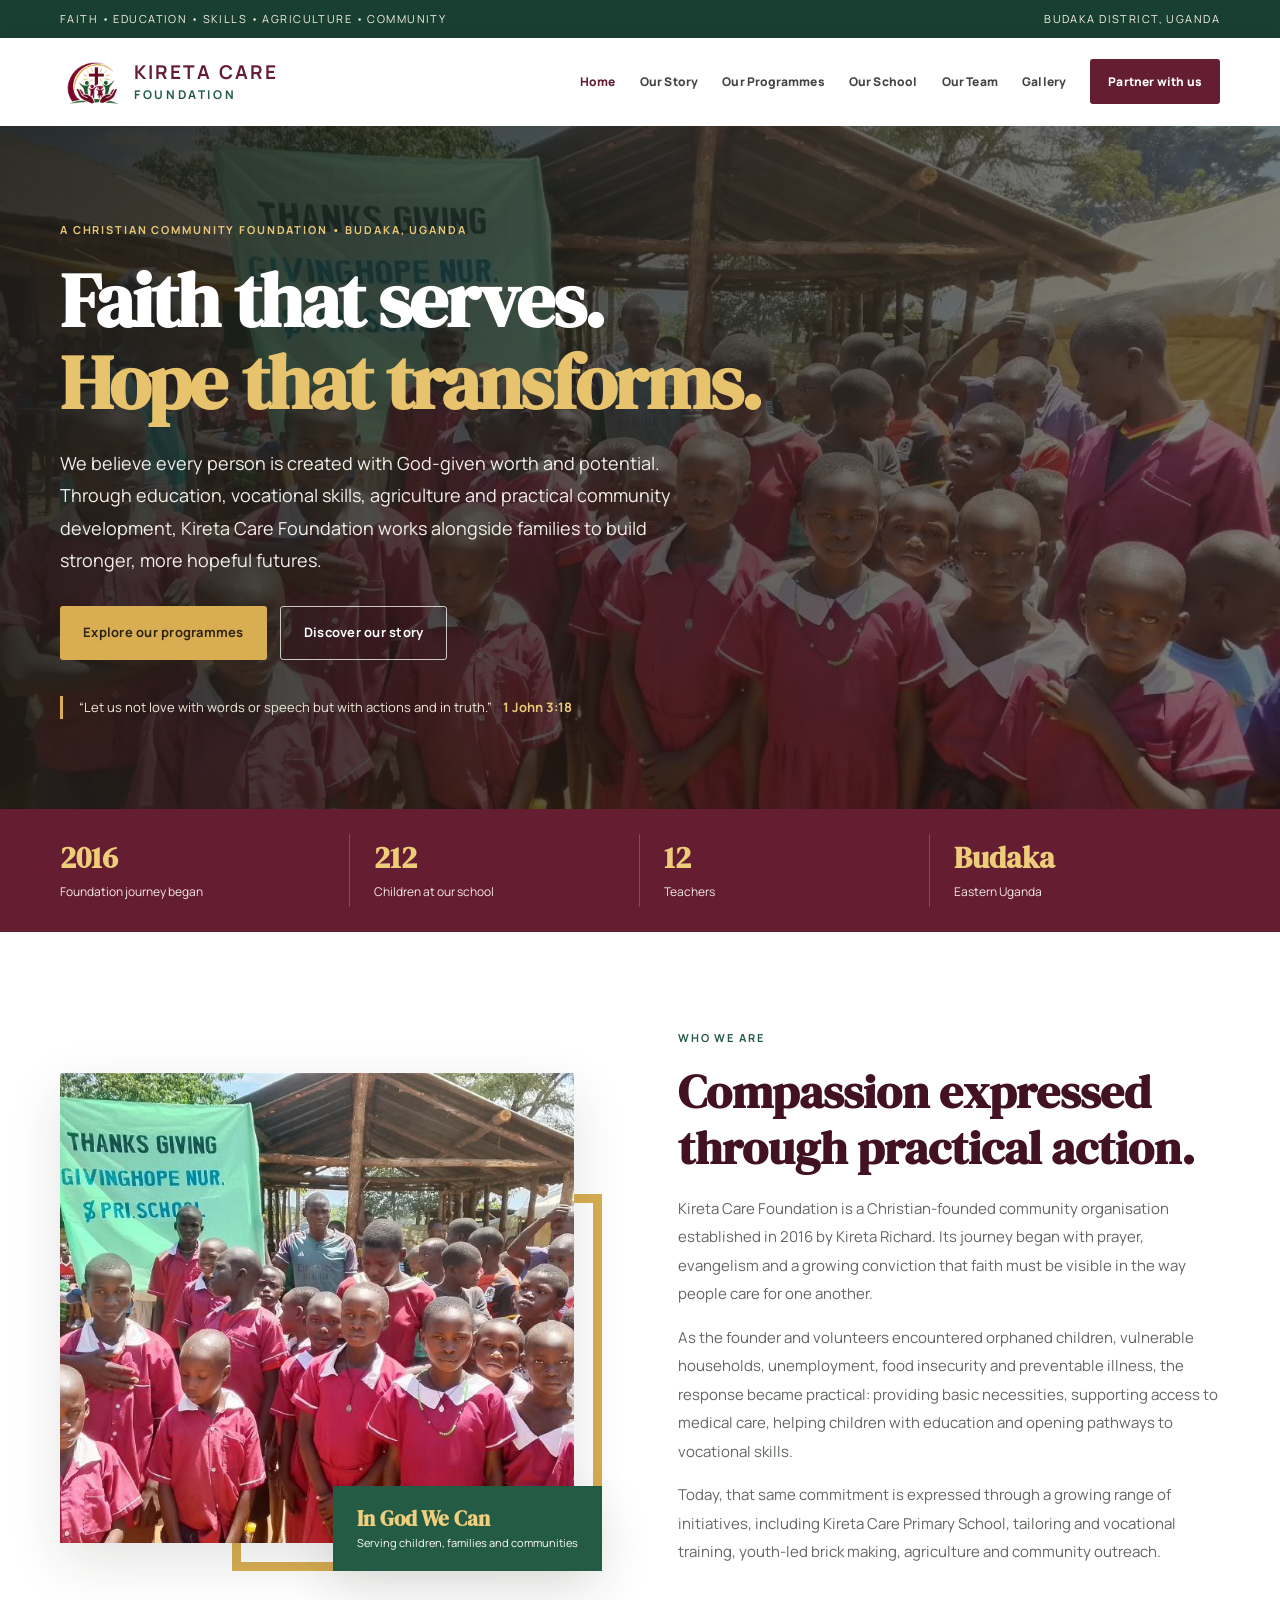
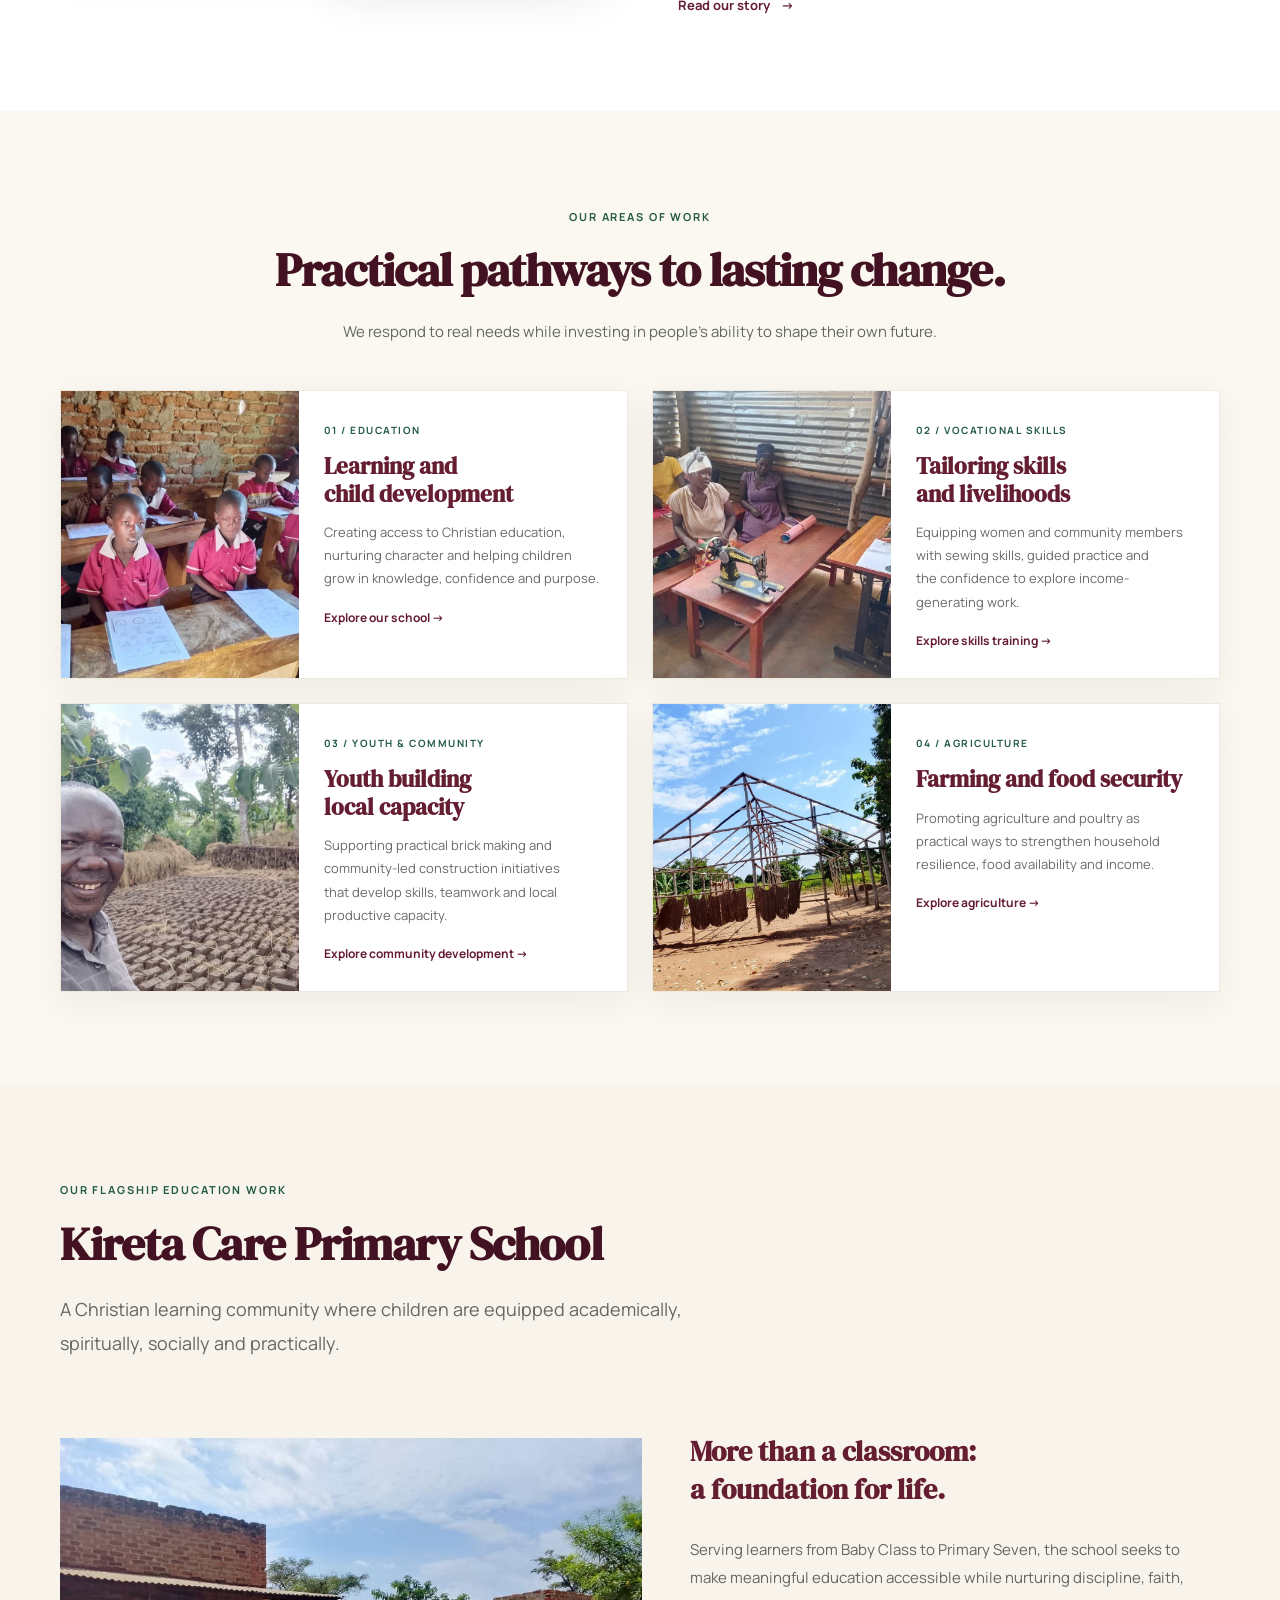
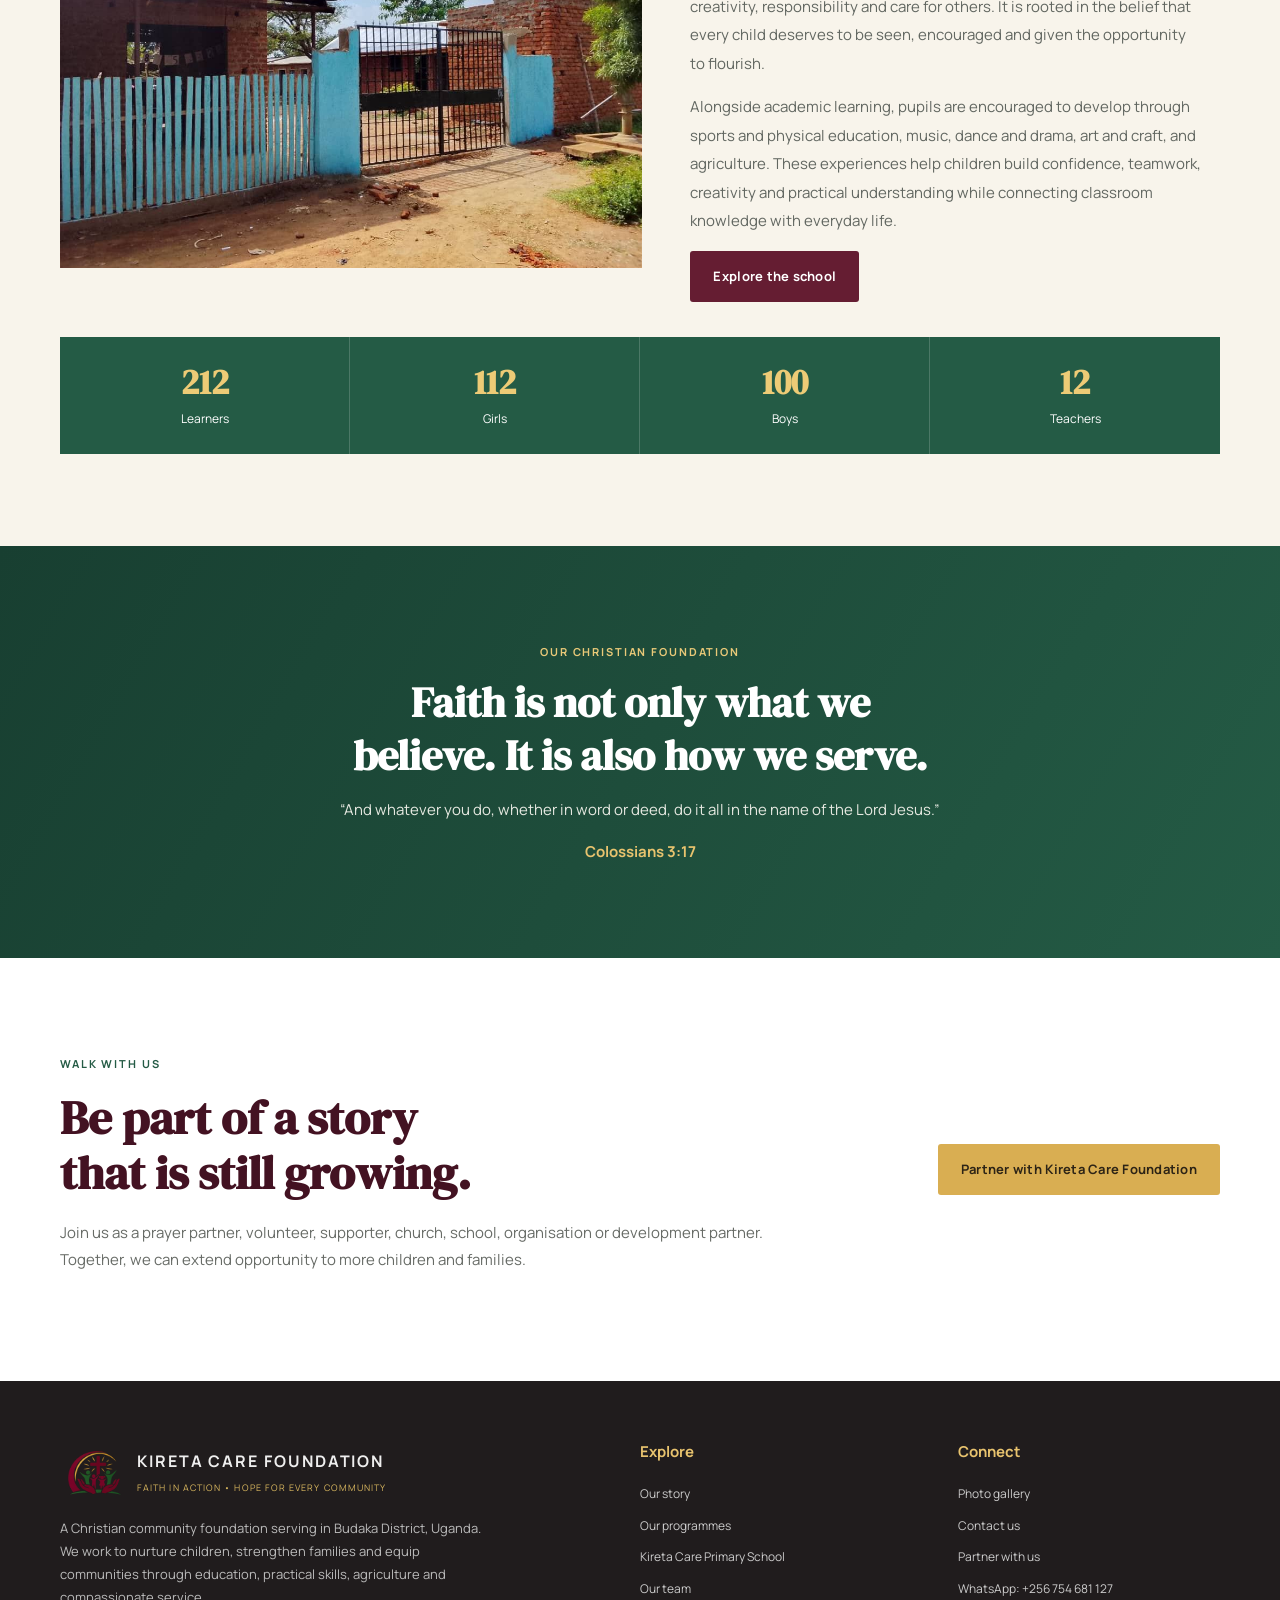
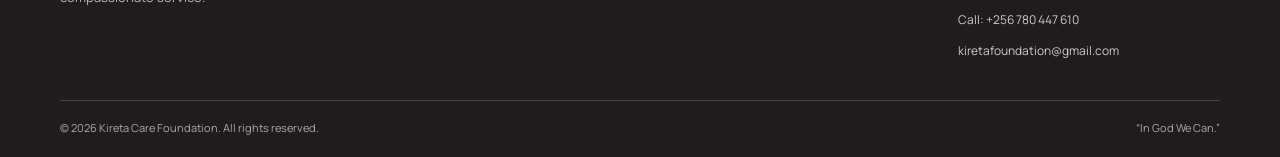
<file: index.html>
<!doctype html>
<html lang="en"><head><meta charset="utf-8"><meta name="viewport" content="width=device-width, initial-scale=1">
<meta name="description" content="Kireta Care Foundation — faith in action through education, vocational skills, agriculture and community development in Budaka, Uganda.">
<title>Home | Kireta Care Foundation</title>
<link rel="preconnect" href="https://fonts.googleapis.com"><link rel="preconnect" href="https://fonts.gstatic.com" crossorigin>
<link href="https://fonts.googleapis.com/css2?family=Manrope:wght@400;500;600;700;800&family=DM+Serif+Display&display=swap" rel="stylesheet">
<link rel="stylesheet" href="styles.css"></head><body>
<div class="topline"><div class="container topline-inner"><span>FAITH • EDUCATION • SKILLS • AGRICULTURE • COMMUNITY</span><span>Budaka District, Uganda</span></div></div>
<header><div class="container nav-wrap">
<a class="brand" href="index.html"><img src="assets/foundation-mark.png" alt="Kireta Care Foundation emblem"><span class="brand-copy"><strong>KIRETA CARE</strong><small>FOUNDATION</small></span></a>
<button class="menu-btn" aria-label="Open navigation" aria-expanded="false">☰</button>
<nav class="nav" aria-label="Main navigation"><a href="index.html" class="active">Home</a><a href="about.html" class="">Our Story</a><a href="programmes.html" class="">Our Programmes</a><a href="school.html" class="">Our School</a><a href="team.html" class="">Our Team</a><a href="gallery.html" class="">Gallery</a><a class="nav-cta" href="contact.html">Partner with us</a></nav>
</div></header>
<main>
<section class="hero hero-home"><div class="hero-overlay"></div><div class="container hero-inner"><div class="hero-content">
<span class="eyebrow light">A CHRISTIAN COMMUNITY FOUNDATION • BUDAKA, UGANDA</span>
<h1>Faith that serves.<br><em>Hope that transforms.</em></h1>
<p>We believe every person is created with God-given worth and potential. Through education, vocational skills, agriculture and practical community development, Kireta Care Foundation works alongside families to build stronger, more hopeful futures.</p>
<div class="actions"><a class="btn btn-gold" href="programmes.html">Explore our programmes</a><a class="btn btn-outline" href="about.html">Discover our story</a></div>
<div class="hero-verse">“Let us not love with words or speech but with actions and in truth.” <b>1 John 3:18</b></div>
</div></div></section>
<div class="trust-strip"><div class="container trust-grid"><div><b>2016</b><small>Foundation journey began</small></div><div><b>212</b><small>Children at our school</small></div><div><b>12</b><small>Teachers</small></div><div><b>Budaka</b><small>Eastern Uganda</small></div></div></div>
<section class="section"><div class="container intro-grid"><div class="photo-stack"><img class="main-photo" src="assets/learners-group.jpg" alt="Learners at Kireta Care Primary School"><div class="photo-note"><b>In God We Can</b><span>Serving children, families and communities</span></div></div><div class="copy"><span class="eyebrow">Who we are</span><h2>Compassion expressed through practical action.</h2>
<p>Kireta Care Foundation is a Christian-founded community organisation established in 2016 by Kireta Richard. Its journey began with prayer, evangelism and a growing conviction that faith must be visible in the way people care for one another.</p>
<p>As the founder and volunteers encountered orphaned children, vulnerable households, unemployment, food insecurity and preventable illness, the response became practical: providing basic necessities, supporting access to medical care, helping children with education and opening pathways to vocational skills.</p>
<p>Today, that same commitment is expressed through a growing range of initiatives, including Kireta Care Primary School, tailoring and vocational training, youth-led brick making, agriculture and community outreach.</p>
<a class="text-link" href="about.html">Read our story <span>→</span></a></div></div></section>
<section class="section soft"><div class="container"><div class="section-head center"><span class="eyebrow">Our areas of work</span><h2>Practical pathways to lasting change.</h2><p>We respond to real needs while investing in people’s ability to shape their own future.</p></div>
<div class="feature-grid">
<article class="feature-card"><img src="assets/learners-classroom.jpg" alt="Children learning in class"><div><span>01 / EDUCATION</span><h3>Learning and child development</h3><p>Creating access to Christian education, nurturing character and helping children grow in knowledge, confidence and purpose.</p><a href="school.html">Explore our school →</a></div></article>
<article class="feature-card"><img src="assets/women-tailoring-training.jpg" alt="Women learning tailoring skills at sewing machines"><div><span>02 / VOCATIONAL SKILLS</span><h3>Tailoring skills and livelihoods</h3><p>Equipping women and community members with sewing skills, guided practice and the confidence to explore income-generating work.</p><a href="programmes.html#skills">Explore skills training →</a></div></article>
<article class="feature-card"><img src="assets/youth-brick-making-project.jpg" alt="Locally made bricks produced through community effort"><div><span>03 / YOUTH & COMMUNITY</span><h3>Youth building local capacity</h3><p>Supporting practical brick making and community-led construction initiatives that develop skills, teamwork and local productive capacity.</p><a href="programmes.html#brickmaking">Explore community development →</a></div></article>
<article class="feature-card"><img src="assets/community-workspace-construction.jpg" alt="Community-built workspace structure"><div><span>04 / AGRICULTURE</span><h3>Farming and food security</h3><p>Promoting agriculture and poultry as practical ways to strengthen household resilience, food availability and income.</p><a href="programmes.html#agriculture">Explore agriculture →</a></div></article>
</div></div></section>
<section class="section school-highlight"><div class="container"><div class="section-head"><span class="eyebrow">Our flagship education work</span><h2>Kireta Care Primary School</h2><p class="lead">A Christian learning community where children are equipped academically, spiritually, socially and practically.</p></div>
<div class="school-home-grid"><img src="assets/kireta-school-compound.jpg" alt="Kireta Care Primary School compound"><div class="school-home-copy"><h3>More than a classroom: a foundation for life.</h3><p>Serving learners from Baby Class to Primary Seven, the school seeks to make meaningful education accessible while nurturing discipline, faith, creativity, responsibility and care for others. It is rooted in the belief that every child deserves to be seen, encouraged and given the opportunity to flourish.</p><p>Alongside academic learning, pupils are encouraged to develop through sports and physical education, music, dance and drama, art and craft, and agriculture. These experiences help children build confidence, teamwork, creativity and practical understanding while connecting classroom knowledge with everyday life.</p><a class="btn btn-wine" href="school.html">Explore the school</a></div></div>
<div class="stats"><div class="stat"><strong>212</strong><span>Learners</span></div><div class="stat"><strong>112</strong><span>Girls</span></div><div class="stat"><strong>100</strong><span>Boys</span></div><div class="stat"><strong>12</strong><span>Teachers</span></div></div></div></section>
<section class="section verse-band"><div class="container verse-inner"><span class="eyebrow light">Our Christian foundation</span><h2>Faith is not only what we believe. It is also how we serve.</h2><p>“And whatever you do, whether in word or deed, do it all in the name of the Lord Jesus.”</p><b>Colossians 3:17</b></div></section>
<section class="section"><div class="container partner-call"><div><span class="eyebrow">Walk with us</span><h2>Be part of a story that is still growing.</h2><p>Join us as a prayer partner, volunteer, supporter, church, school, organisation or development partner. Together, we can extend opportunity to more children and families.</p></div><a class="btn btn-gold" href="contact.html#partnership">Partner with Kireta Care Foundation</a></div></section>
</main>
<footer><div class="container"><div class="footer-grid">
<div><div class="footer-brand"><img src="assets/foundation-mark.png" alt=""><span><strong>KIRETA CARE FOUNDATION</strong><small>FAITH IN ACTION • HOPE FOR EVERY COMMUNITY</small></span></div>
<p class="footer-copy">A Christian community foundation serving in Budaka District, Uganda. We work to nurture children, strengthen families and equip communities through education, practical skills, agriculture and compassionate service.</p></div>
<div class="footer-col"><h4>Explore</h4><a href="about.html">Our story</a><a href="programmes.html">Our programmes</a><a href="school.html">Kireta Care Primary School</a><a href="team.html">Our team</a></div>
<div class="footer-col"><h4>Connect</h4><a href="gallery.html">Photo gallery</a><a href="contact.html">Contact us</a><a href="contact.html#partnership">Partner with us</a><a href="https://wa.me/256754681127" target="_blank" rel="noopener">WhatsApp: +256 754 681 127</a><a href="tel:+256780447610">Call: +256 780 447 610</a><a href="mailto:kiretafoundation@gmail.com">kiretafoundation@gmail.com</a></div>
</div><div class="copyright"><span>© <span data-year></span> Kireta Care Foundation. All rights reserved.</span><span>“In God We Can.”</span></div></div></footer><script src="script.js"></script></body></html>
</file>
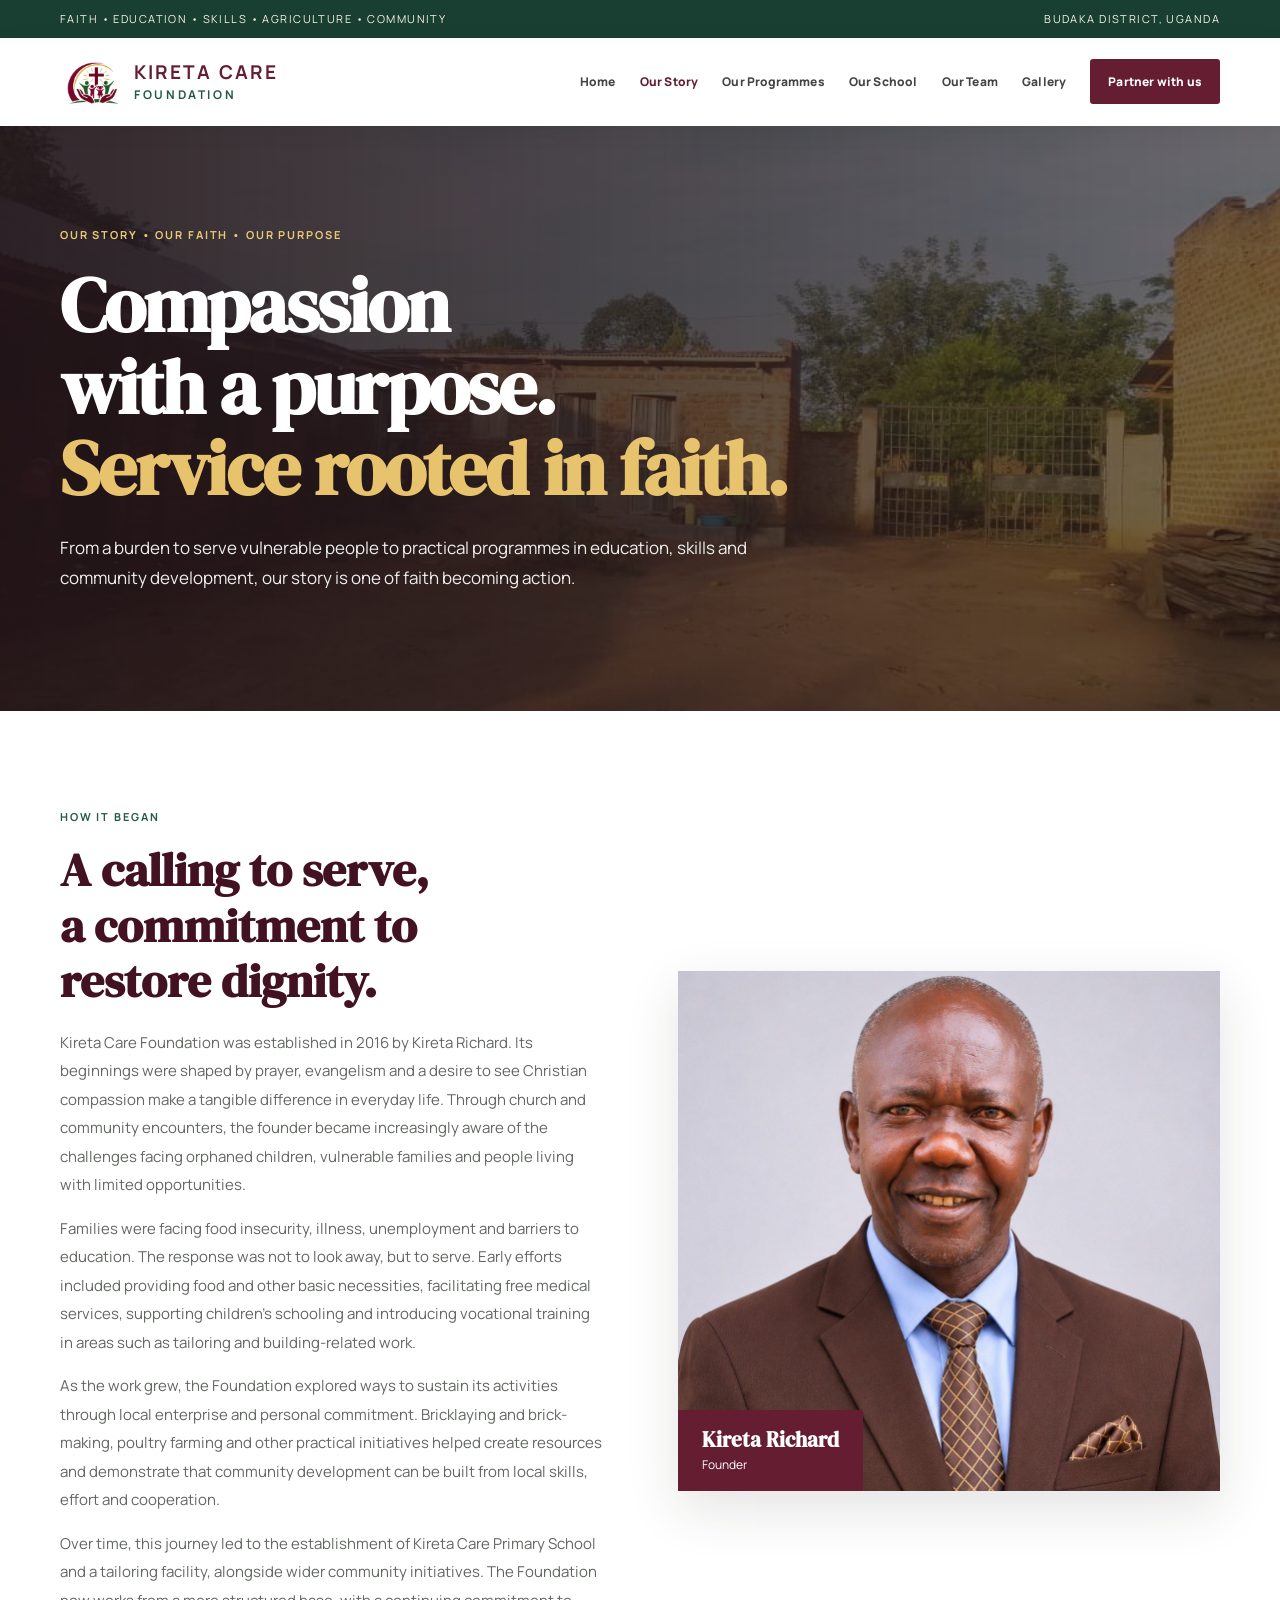
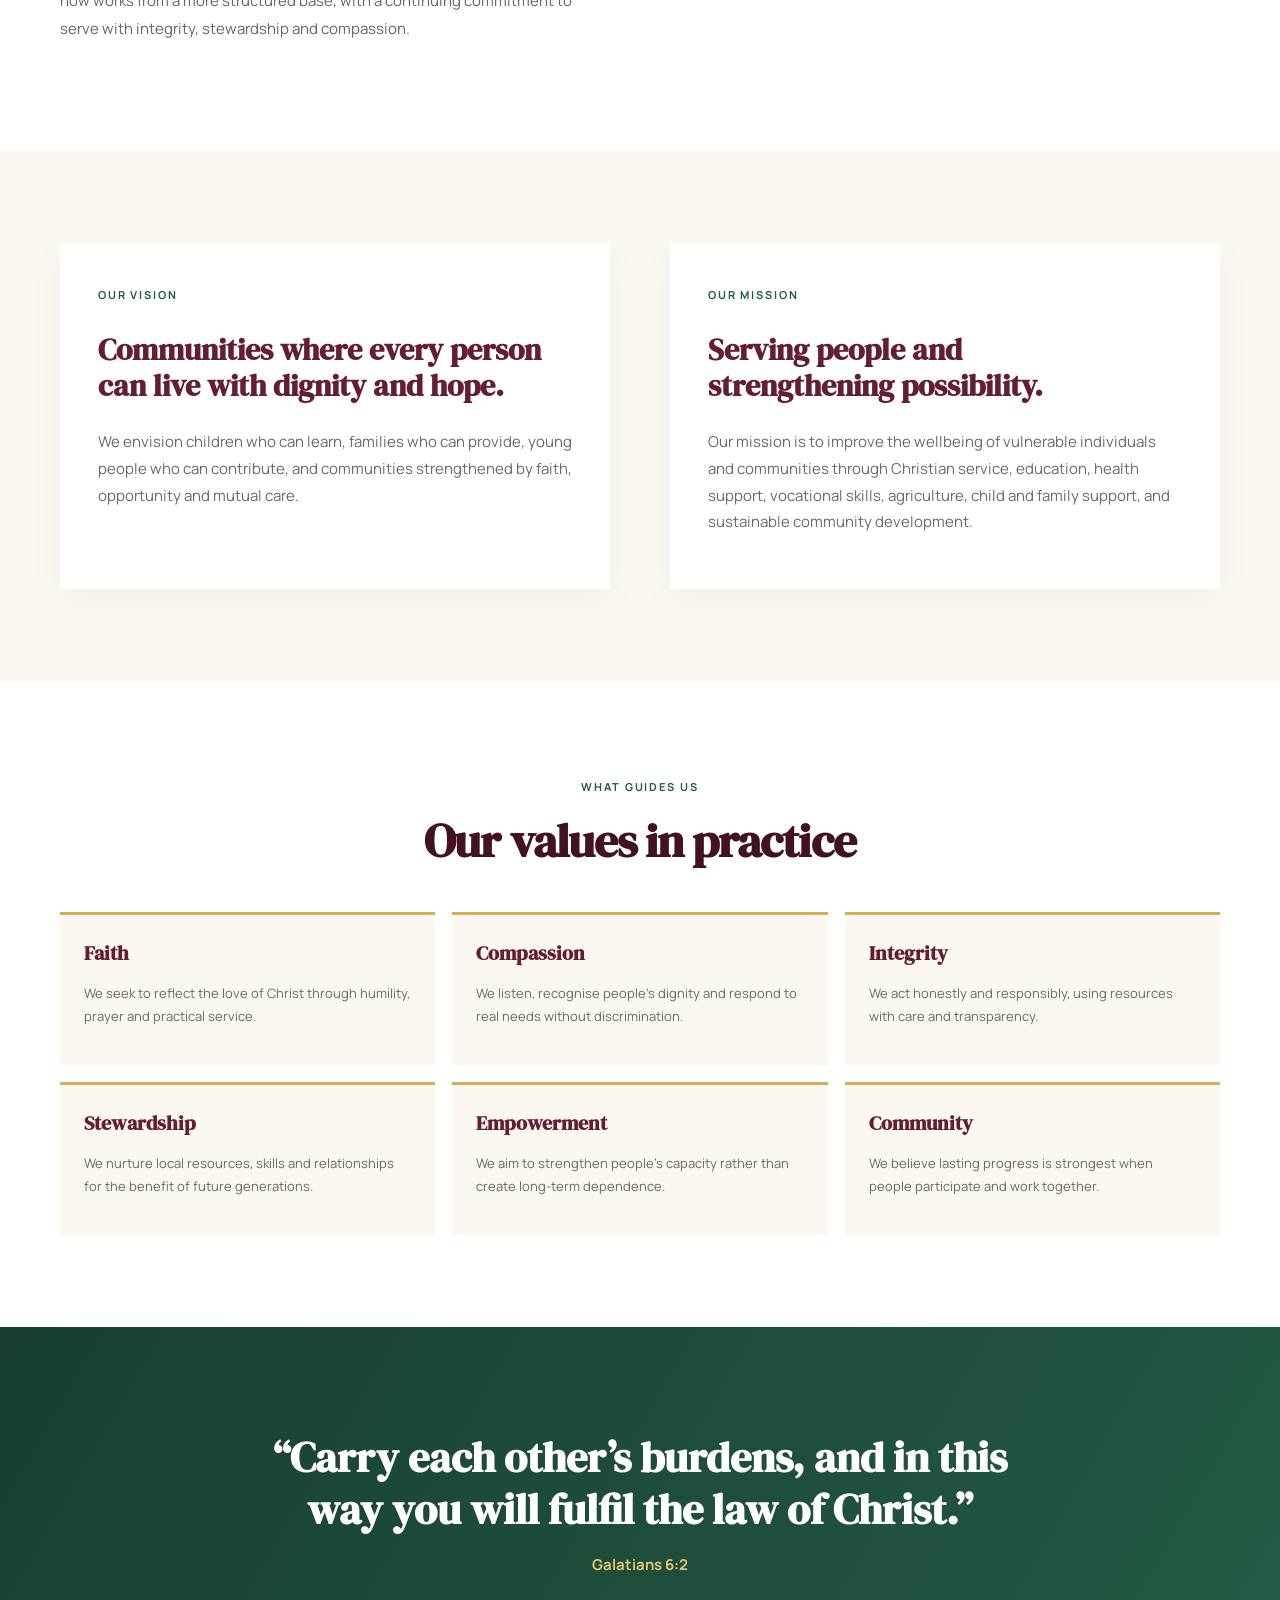
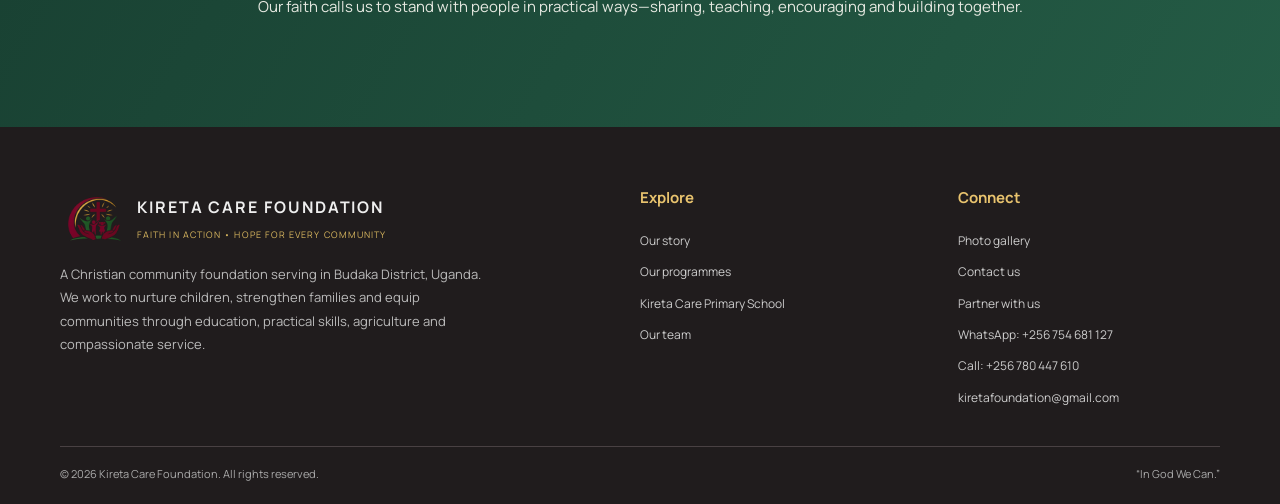
<file: about.html>
<!doctype html>
<html lang="en"><head><meta charset="utf-8"><meta name="viewport" content="width=device-width, initial-scale=1">
<meta name="description" content="Kireta Care Foundation — faith in action through education, vocational skills, agriculture and community development in Budaka, Uganda.">
<title>Our Story | Kireta Care Foundation</title>
<link rel="preconnect" href="https://fonts.googleapis.com"><link rel="preconnect" href="https://fonts.gstatic.com" crossorigin>
<link href="https://fonts.googleapis.com/css2?family=Manrope:wght@400;500;600;700;800&family=DM+Serif+Display&display=swap" rel="stylesheet">
<link rel="stylesheet" href="styles.css"></head><body>
<div class="topline"><div class="container topline-inner"><span>FAITH • EDUCATION • SKILLS • AGRICULTURE • COMMUNITY</span><span>Budaka District, Uganda</span></div></div>
<header><div class="container nav-wrap">
<a class="brand" href="index.html"><img src="assets/foundation-mark.png" alt="Kireta Care Foundation emblem"><span class="brand-copy"><strong>KIRETA CARE</strong><small>FOUNDATION</small></span></a>
<button class="menu-btn" aria-label="Open navigation" aria-expanded="false">☰</button>
<nav class="nav" aria-label="Main navigation"><a href="index.html" class="">Home</a><a href="about.html" class="active">Our Story</a><a href="programmes.html" class="">Our Programmes</a><a href="school.html" class="">Our School</a><a href="team.html" class="">Our Team</a><a href="gallery.html" class="">Gallery</a><a class="nav-cta" href="contact.html">Partner with us</a></nav>
</div></header>
<main>
<section class="page-hero"><div class="container"><span class="eyebrow light">Our story • Our faith • Our purpose</span><h1>Compassion with a purpose.<br><em>Service rooted in faith.</em></h1><p>From a burden to serve vulnerable people to practical programmes in education, skills and community development, our story is one of faith becoming action.</p></div></section>
<section class="section"><div class="container story-layout"><div class="copy"><span class="eyebrow">How it began</span><h2>A calling to serve, a commitment to restore dignity.</h2>
<p>Kireta Care Foundation was established in 2016 by Kireta Richard. Its beginnings were shaped by prayer, evangelism and a desire to see Christian compassion make a tangible difference in everyday life. Through church and community encounters, the founder became increasingly aware of the challenges facing orphaned children, vulnerable families and people living with limited opportunities.</p>
<p>Families were facing food insecurity, illness, unemployment and barriers to education. The response was not to look away, but to serve. Early efforts included providing food and other basic necessities, facilitating free medical services, supporting children’s schooling and introducing vocational training in areas such as tailoring and building-related work.</p>
<p>As the work grew, the Foundation explored ways to sustain its activities through local enterprise and personal commitment. Bricklaying and brick-making, poultry farming and other practical initiatives helped create resources and demonstrate that community development can be built from local skills, effort and cooperation.</p>
<p>Over time, this journey led to the establishment of Kireta Care Primary School and a tailoring facility, alongside wider community initiatives. The Foundation now works from a more structured base, with a continuing commitment to serve with integrity, stewardship and compassion.</p></div>
<div class="story-image"><img src="assets/founder.jpg" alt="Kireta Care Foundation founder Kireta Richard"><div class="image-caption"><b>Kireta Richard</b><span>Founder</span></div></div></div></section>
<section class="section soft"><div class="container values-grid"><div><span class="eyebrow">Our vision</span><h2>Communities where every person can live with dignity and hope.</h2><p>We envision children who can learn, families who can provide, young people who can contribute, and communities strengthened by faith, opportunity and mutual care.</p></div><div><span class="eyebrow">Our mission</span><h2>Serving people and strengthening possibility.</h2><p>Our mission is to improve the wellbeing of vulnerable individuals and communities through Christian service, education, health support, vocational skills, agriculture, child and family support, and sustainable community development.</p></div></div></section>
<section class="section"><div class="container"><div class="section-head center"><span class="eyebrow">What guides us</span><h2>Our values in practice</h2></div><div class="value-cards">
<div><b>Faith</b><p>We seek to reflect the love of Christ through humility, prayer and practical service.</p></div><div><b>Compassion</b><p>We listen, recognise people’s dignity and respond to real needs without discrimination.</p></div><div><b>Integrity</b><p>We act honestly and responsibly, using resources with care and transparency.</p></div><div><b>Stewardship</b><p>We nurture local resources, skills and relationships for the benefit of future generations.</p></div><div><b>Empowerment</b><p>We aim to strengthen people’s capacity rather than create long-term dependence.</p></div><div><b>Community</b><p>We believe lasting progress is strongest when people participate and work together.</p></div></div></div></section>
<section class="section verse-band"><div class="container verse-inner"><h2>“Carry each other’s burdens, and in this way you will fulfil the law of Christ.”</h2><b>Galatians 6:2</b><p>Our faith calls us to stand with people in practical ways—sharing, teaching, encouraging and building together.</p></div></section>
</main>
<footer><div class="container"><div class="footer-grid">
<div><div class="footer-brand"><img src="assets/foundation-mark.png" alt=""><span><strong>KIRETA CARE FOUNDATION</strong><small>FAITH IN ACTION • HOPE FOR EVERY COMMUNITY</small></span></div>
<p class="footer-copy">A Christian community foundation serving in Budaka District, Uganda. We work to nurture children, strengthen families and equip communities through education, practical skills, agriculture and compassionate service.</p></div>
<div class="footer-col"><h4>Explore</h4><a href="about.html">Our story</a><a href="programmes.html">Our programmes</a><a href="school.html">Kireta Care Primary School</a><a href="team.html">Our team</a></div>
<div class="footer-col"><h4>Connect</h4><a href="gallery.html">Photo gallery</a><a href="contact.html">Contact us</a><a href="contact.html#partnership">Partner with us</a><a href="https://wa.me/256754681127" target="_blank" rel="noopener">WhatsApp: +256 754 681 127</a><a href="tel:+256780447610">Call: +256 780 447 610</a><a href="mailto:kiretafoundation@gmail.com">kiretafoundation@gmail.com</a></div>
</div><div class="copyright"><span>© <span data-year></span> Kireta Care Foundation. All rights reserved.</span><span>“In God We Can.”</span></div></div></footer><script src="script.js"></script></body></html>
</file>
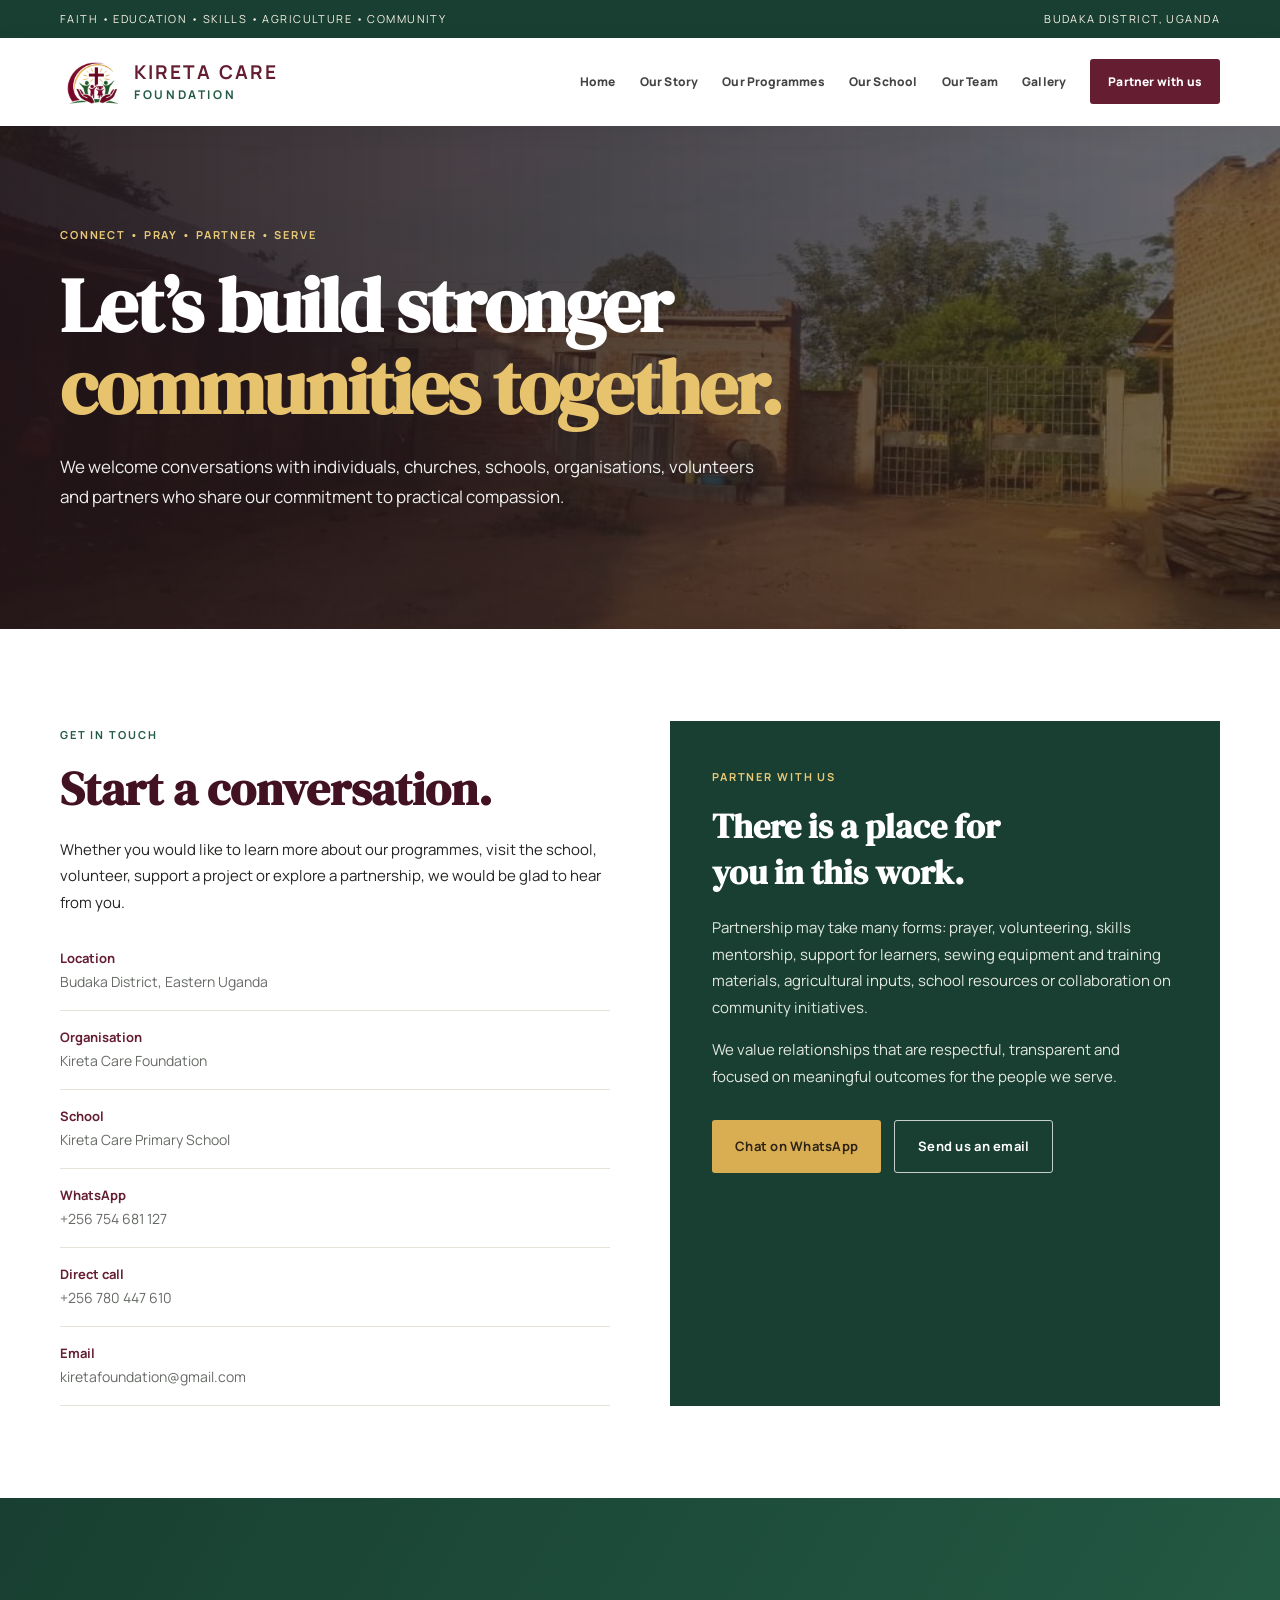
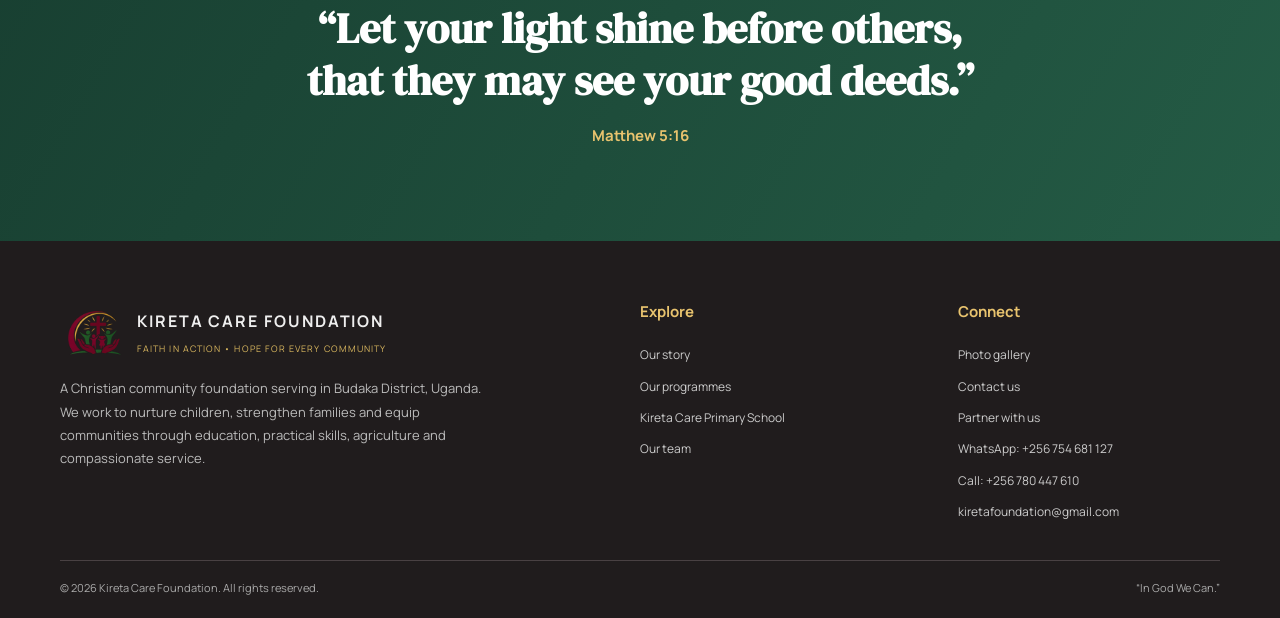
<file: contact.html>
<!doctype html>
<html lang="en"><head><meta charset="utf-8"><meta name="viewport" content="width=device-width, initial-scale=1">
<meta name="description" content="Kireta Care Foundation — faith in action through education, vocational skills, agriculture and community development in Budaka, Uganda.">
<title>Contact | Kireta Care Foundation</title>
<link rel="preconnect" href="https://fonts.googleapis.com"><link rel="preconnect" href="https://fonts.gstatic.com" crossorigin>
<link href="https://fonts.googleapis.com/css2?family=Manrope:wght@400;500;600;700;800&family=DM+Serif+Display&display=swap" rel="stylesheet">
<link rel="stylesheet" href="styles.css"></head><body>
<div class="topline"><div class="container topline-inner"><span>FAITH • EDUCATION • SKILLS • AGRICULTURE • COMMUNITY</span><span>Budaka District, Uganda</span></div></div>
<header><div class="container nav-wrap">
<a class="brand" href="index.html"><img src="assets/foundation-mark.png" alt="Kireta Care Foundation emblem"><span class="brand-copy"><strong>KIRETA CARE</strong><small>FOUNDATION</small></span></a>
<button class="menu-btn" aria-label="Open navigation" aria-expanded="false">☰</button>
<nav class="nav" aria-label="Main navigation"><a href="index.html" class="">Home</a><a href="about.html" class="">Our Story</a><a href="programmes.html" class="">Our Programmes</a><a href="school.html" class="">Our School</a><a href="team.html" class="">Our Team</a><a href="gallery.html" class="">Gallery</a><a class="nav-cta" href="contact.html">Partner with us</a></nav>
</div></header>
<main>
<section class="page-hero"><div class="container"><span class="eyebrow light">Connect • Pray • Partner • Serve</span><h1>Let’s build stronger<br><em>communities together.</em></h1><p>We welcome conversations with individuals, churches, schools, organisations, volunteers and partners who share our commitment to practical compassion.</p></div></section>
<section class="section"><div class="container contact-grid"><div><span class="eyebrow">Get in touch</span><h2>Start a conversation.</h2><p>Whether you would like to learn more about our programmes, visit the school, volunteer, support a project or explore a partnership, we would be glad to hear from you.</p><div class="contact-detail"><b>Location</b><span>Budaka District, Eastern Uganda</span></div><div class="contact-detail"><b>Organisation</b><span>Kireta Care Foundation</span></div><div class="contact-detail"><b>School</b><span>Kireta Care Primary School</span></div>
<div class="contact-detail"><b>WhatsApp</b><span><a href="https://wa.me/256754681127" target="_blank" rel="noopener">+256 754 681 127</a></span></div>
<div class="contact-detail"><b>Direct call</b><span><a href="tel:+256780447610">+256 780 447 610</a></span></div>
<div class="contact-detail"><b>Email</b><span><a href="mailto:kiretafoundation@gmail.com">kiretafoundation@gmail.com</a></span></div></div>
<div class="contact-panel" id="partnership"><span class="eyebrow light">Partner with us</span><h2>There is a place for you in this work.</h2><p>Partnership may take many forms: prayer, volunteering, skills mentorship, support for learners, sewing equipment and training materials, agricultural inputs, school resources or collaboration on community initiatives.</p><p>We value relationships that are respectful, transparent and focused on meaningful outcomes for the people we serve.</p><div class="actions"><a class="btn btn-gold" href="https://wa.me/256754681127" target="_blank" rel="noopener">Chat on WhatsApp</a><a class="btn btn-outline" href="mailto:kiretafoundation@gmail.com">Send us an email</a></div></div></div></section>
<section class="section verse-band"><div class="container verse-inner"><h2>“Let your light shine before others, that they may see your good deeds.”</h2><b>Matthew 5:16</b></div></section>
</main>
<footer><div class="container"><div class="footer-grid">
<div><div class="footer-brand"><img src="assets/foundation-mark.png" alt=""><span><strong>KIRETA CARE FOUNDATION</strong><small>FAITH IN ACTION • HOPE FOR EVERY COMMUNITY</small></span></div>
<p class="footer-copy">A Christian community foundation serving in Budaka District, Uganda. We work to nurture children, strengthen families and equip communities through education, practical skills, agriculture and compassionate service.</p></div>
<div class="footer-col"><h4>Explore</h4><a href="about.html">Our story</a><a href="programmes.html">Our programmes</a><a href="school.html">Kireta Care Primary School</a><a href="team.html">Our team</a></div>
<div class="footer-col"><h4>Connect</h4><a href="gallery.html">Photo gallery</a><a href="contact.html">Contact us</a><a href="contact.html#partnership">Partner with us</a><a href="https://wa.me/256754681127" target="_blank" rel="noopener">WhatsApp: +256 754 681 127</a><a href="tel:+256780447610">Call: +256 780 447 610</a><a href="mailto:kiretafoundation@gmail.com">kiretafoundation@gmail.com</a></div>
</div><div class="copyright"><span>© <span data-year></span> Kireta Care Foundation. All rights reserved.</span><span>“In God We Can.”</span></div></div></footer><script src="script.js"></script></body></html>
</file>
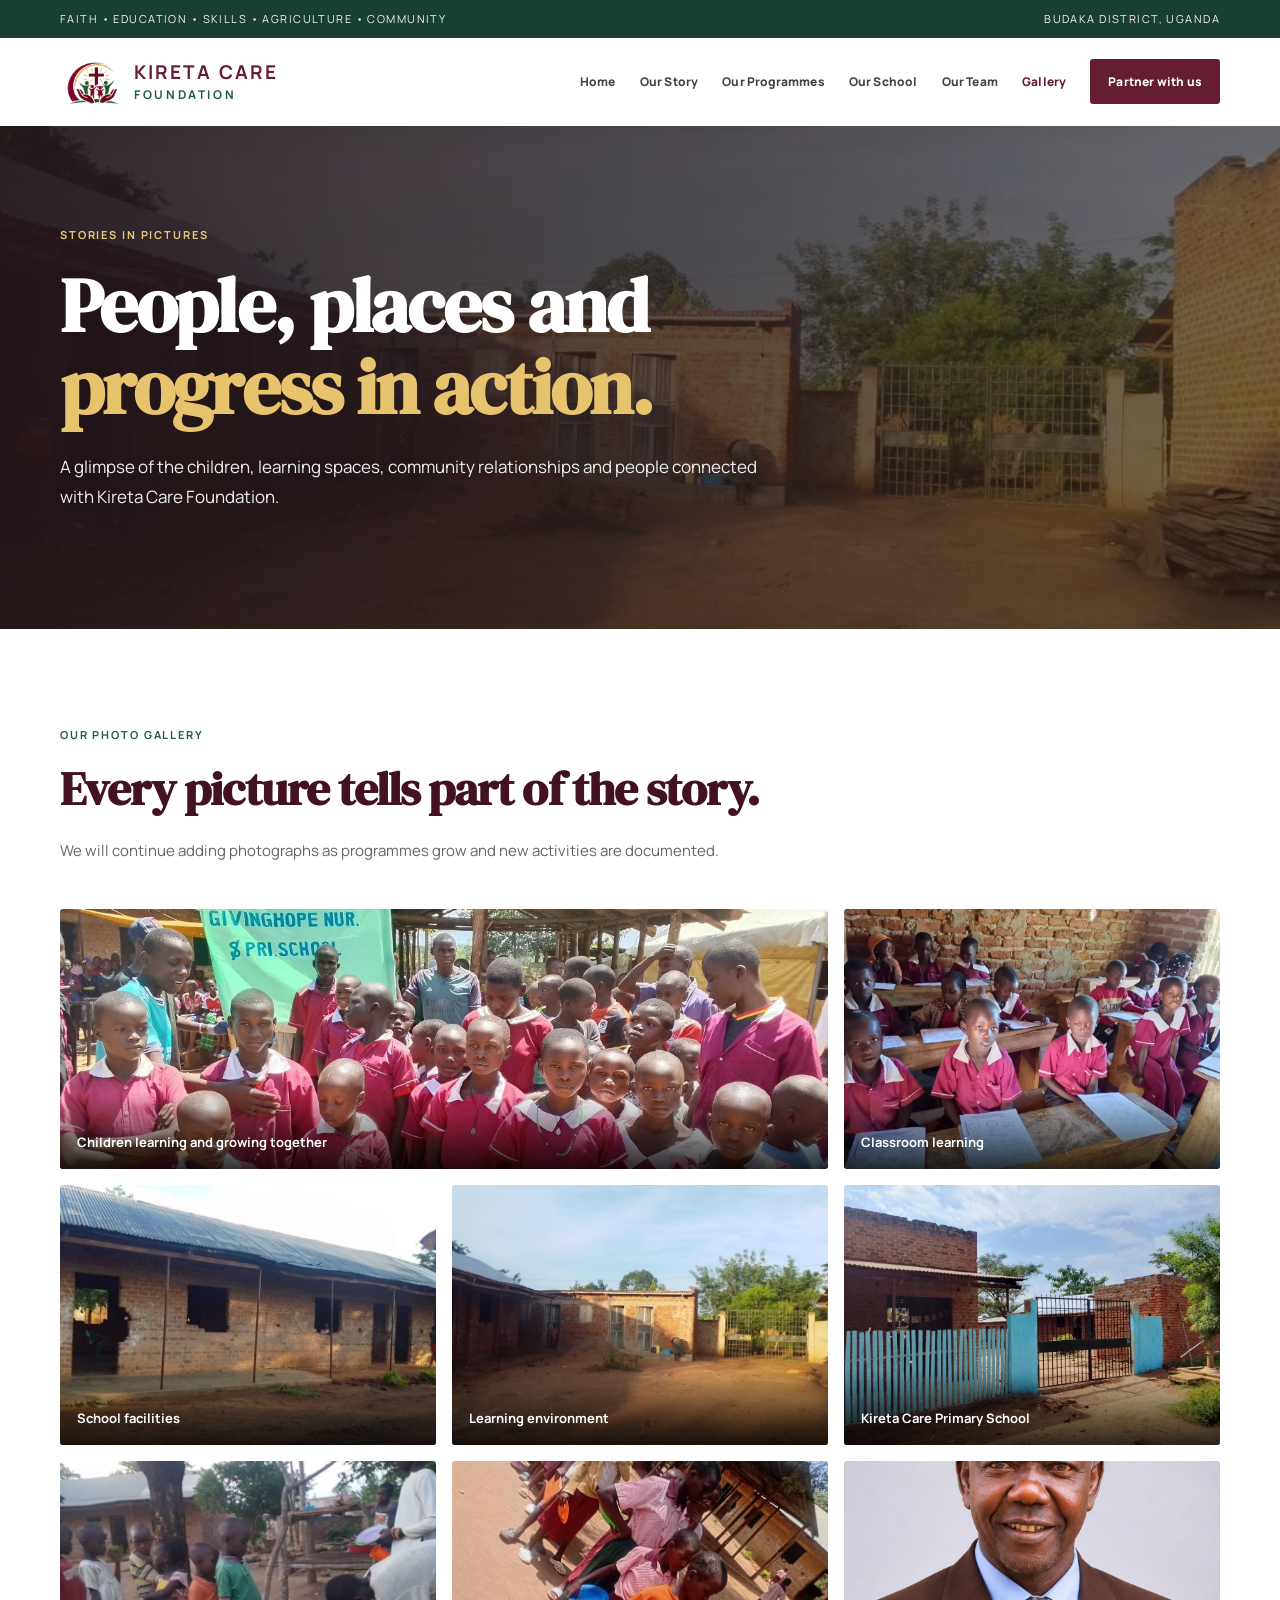
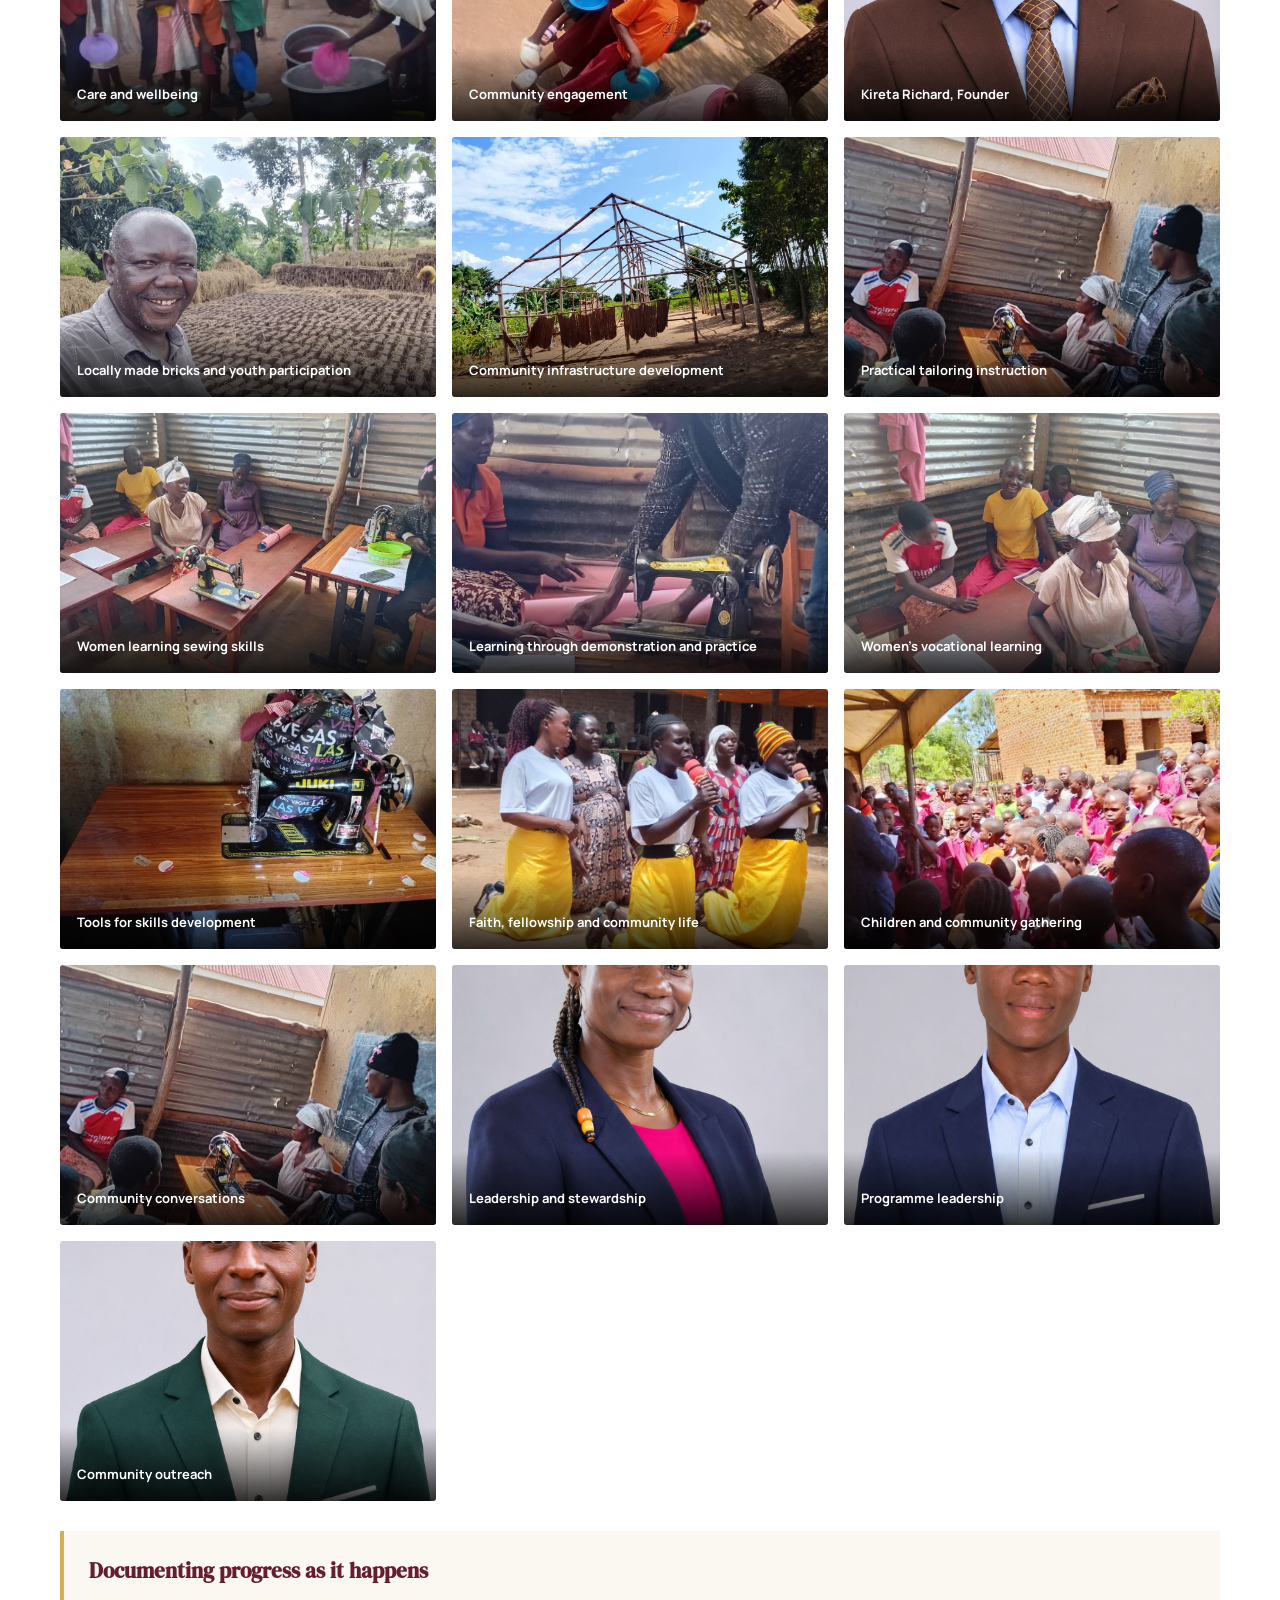
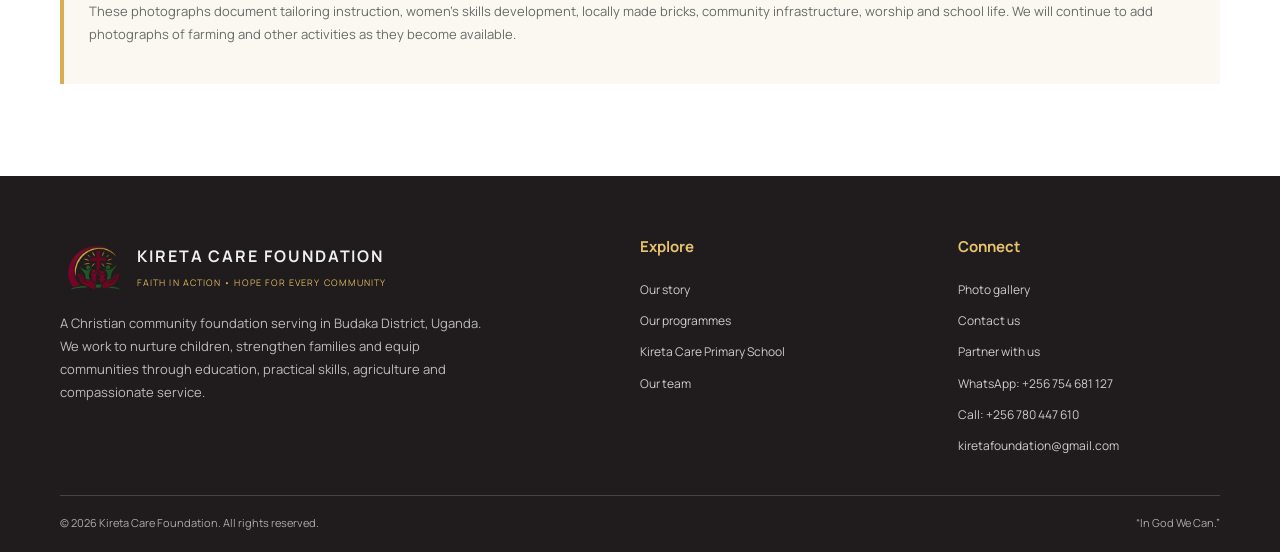
<file: gallery.html>
<!doctype html>
<html lang="en"><head><meta charset="utf-8"><meta name="viewport" content="width=device-width, initial-scale=1">
<meta name="description" content="Kireta Care Foundation — faith in action through education, vocational skills, agriculture and community development in Budaka, Uganda.">
<title>Gallery | Kireta Care Foundation</title>
<link rel="preconnect" href="https://fonts.googleapis.com"><link rel="preconnect" href="https://fonts.gstatic.com" crossorigin>
<link href="https://fonts.googleapis.com/css2?family=Manrope:wght@400;500;600;700;800&family=DM+Serif+Display&display=swap" rel="stylesheet">
<link rel="stylesheet" href="styles.css"></head><body>
<div class="topline"><div class="container topline-inner"><span>FAITH • EDUCATION • SKILLS • AGRICULTURE • COMMUNITY</span><span>Budaka District, Uganda</span></div></div>
<header><div class="container nav-wrap">
<a class="brand" href="index.html"><img src="assets/foundation-mark.png" alt="Kireta Care Foundation emblem"><span class="brand-copy"><strong>KIRETA CARE</strong><small>FOUNDATION</small></span></a>
<button class="menu-btn" aria-label="Open navigation" aria-expanded="false">☰</button>
<nav class="nav" aria-label="Main navigation"><a href="index.html" class="">Home</a><a href="about.html" class="">Our Story</a><a href="programmes.html" class="">Our Programmes</a><a href="school.html" class="">Our School</a><a href="team.html" class="">Our Team</a><a href="gallery.html" class="active">Gallery</a><a class="nav-cta" href="contact.html">Partner with us</a></nav>
</div></header>
<main>
<section class="page-hero"><div class="container"><span class="eyebrow light">Stories in pictures</span><h1>People, places and<br><em>progress in action.</em></h1><p>A glimpse of the children, learning spaces, community relationships and people connected with Kireta Care Foundation.</p></div></section>
<section class="section"><div class="container"><div class="section-head"><span class="eyebrow">Our photo gallery</span><h2>Every picture tells part of the story.</h2><p>We will continue adding photographs as programmes grow and new activities are documented.</p></div><div class="gallery-grid">
<figure class="gallery-large"><img src="assets/learners-group.jpg" alt="Kireta Care Primary School learners"><figcaption>Children learning and growing together</figcaption></figure>
<figure><img src="assets/learners-classroom.jpg" alt="Learners studying in class"><figcaption>Classroom learning</figcaption></figure>
<figure><img src="assets/school-building-1.jpg" alt="School building"><figcaption>School facilities</figcaption></figure>
<figure><img src="assets/school-building-2.jpg" alt="School buildings"><figcaption>Learning environment</figcaption></figure>
<figure><img src="assets/kireta-school-compound.jpg" alt="Kireta Care Primary School compound"><figcaption>Kireta Care Primary School</figcaption></figure>
<figure><img src="assets/school-meal-1.jpg" alt="School meal activity"><figcaption>Care and wellbeing</figcaption></figure>
<figure><img src="assets/school-community-outreach.jpg" alt="Children in an outdoor activity"><figcaption>Community engagement</figcaption></figure>
<figure><img src="assets/founder.jpg" alt="Kireta Richard, founder"><figcaption>Kireta Richard, Founder</figcaption></figure>
<figure><img src="assets/youth-brick-making-project.jpg" alt="Kireta Care Foundation founder at the brick-making site"><figcaption>Locally made bricks and youth participation</figcaption></figure>
<figure><img src="assets/community-workspace-construction.jpg" alt="Timber structure under construction"><figcaption>Community infrastructure development</figcaption></figure>
<figure><img src="assets/tailoring-training-demonstration.jpg" alt="Tailoring training demonstration"><figcaption>Practical tailoring instruction</figcaption></figure>
<figure><img src="assets/women-tailoring-training.jpg" alt="Women learning to use sewing machines"><figcaption>Women learning sewing skills</figcaption></figure>
<figure><img src="assets/tailoring-practical-coaching.jpg" alt="Practical coaching at a sewing machine"><figcaption>Learning through demonstration and practice</figcaption></figure>
<figure><img src="assets/women-vocational-learning.jpg" alt="Women participating in vocational training"><figcaption>Women’s vocational learning</figcaption></figure>
<figure><img src="assets/sewing-machine-equipment.jpg" alt="Sewing machine used in tailoring training"><figcaption>Tools for skills development</figcaption></figure>
<figure><img src="assets/community-worship-and-song.jpg" alt="Women singing at a community gathering"><figcaption>Faith, fellowship and community life</figcaption></figure>
<figure><img src="assets/school-community-gathering.jpg" alt="School children gathered for a community event"><figcaption>Children and community gathering</figcaption></figure>
<figure><img src="assets/community-meeting.jpg" alt="Community members in a meeting"><figcaption>Community conversations</figcaption></figure>
<figure><img src="assets/finance-director.jpg" alt="Finance and stewardship director"><figcaption>Leadership and stewardship</figcaption></figure>
<figure><img src="assets/programs-director.jpg" alt="Programmes director"><figcaption>Programme leadership</figcaption></figure>
<figure><img src="assets/community-outreach.jpg" alt="Community outreach officer"><figcaption>Community outreach</figcaption></figure>
</div><div class="photo-request"><b>Documenting progress as it happens</b><p>These photographs document tailoring instruction, women’s skills development, locally made bricks, community infrastructure, worship and school life. We will continue to add photographs of farming and other activities as they become available.</p></div></div></section>
</main>
<footer><div class="container"><div class="footer-grid">
<div><div class="footer-brand"><img src="assets/foundation-mark.png" alt=""><span><strong>KIRETA CARE FOUNDATION</strong><small>FAITH IN ACTION • HOPE FOR EVERY COMMUNITY</small></span></div>
<p class="footer-copy">A Christian community foundation serving in Budaka District, Uganda. We work to nurture children, strengthen families and equip communities through education, practical skills, agriculture and compassionate service.</p></div>
<div class="footer-col"><h4>Explore</h4><a href="about.html">Our story</a><a href="programmes.html">Our programmes</a><a href="school.html">Kireta Care Primary School</a><a href="team.html">Our team</a></div>
<div class="footer-col"><h4>Connect</h4><a href="gallery.html">Photo gallery</a><a href="contact.html">Contact us</a><a href="contact.html#partnership">Partner with us</a><a href="https://wa.me/256754681127" target="_blank" rel="noopener">WhatsApp: +256 754 681 127</a><a href="tel:+256780447610">Call: +256 780 447 610</a><a href="mailto:kiretafoundation@gmail.com">kiretafoundation@gmail.com</a></div>
</div><div class="copyright"><span>© <span data-year></span> Kireta Care Foundation. All rights reserved.</span><span>“In God We Can.”</span></div></div></footer><script src="script.js"></script></body></html>
</file>
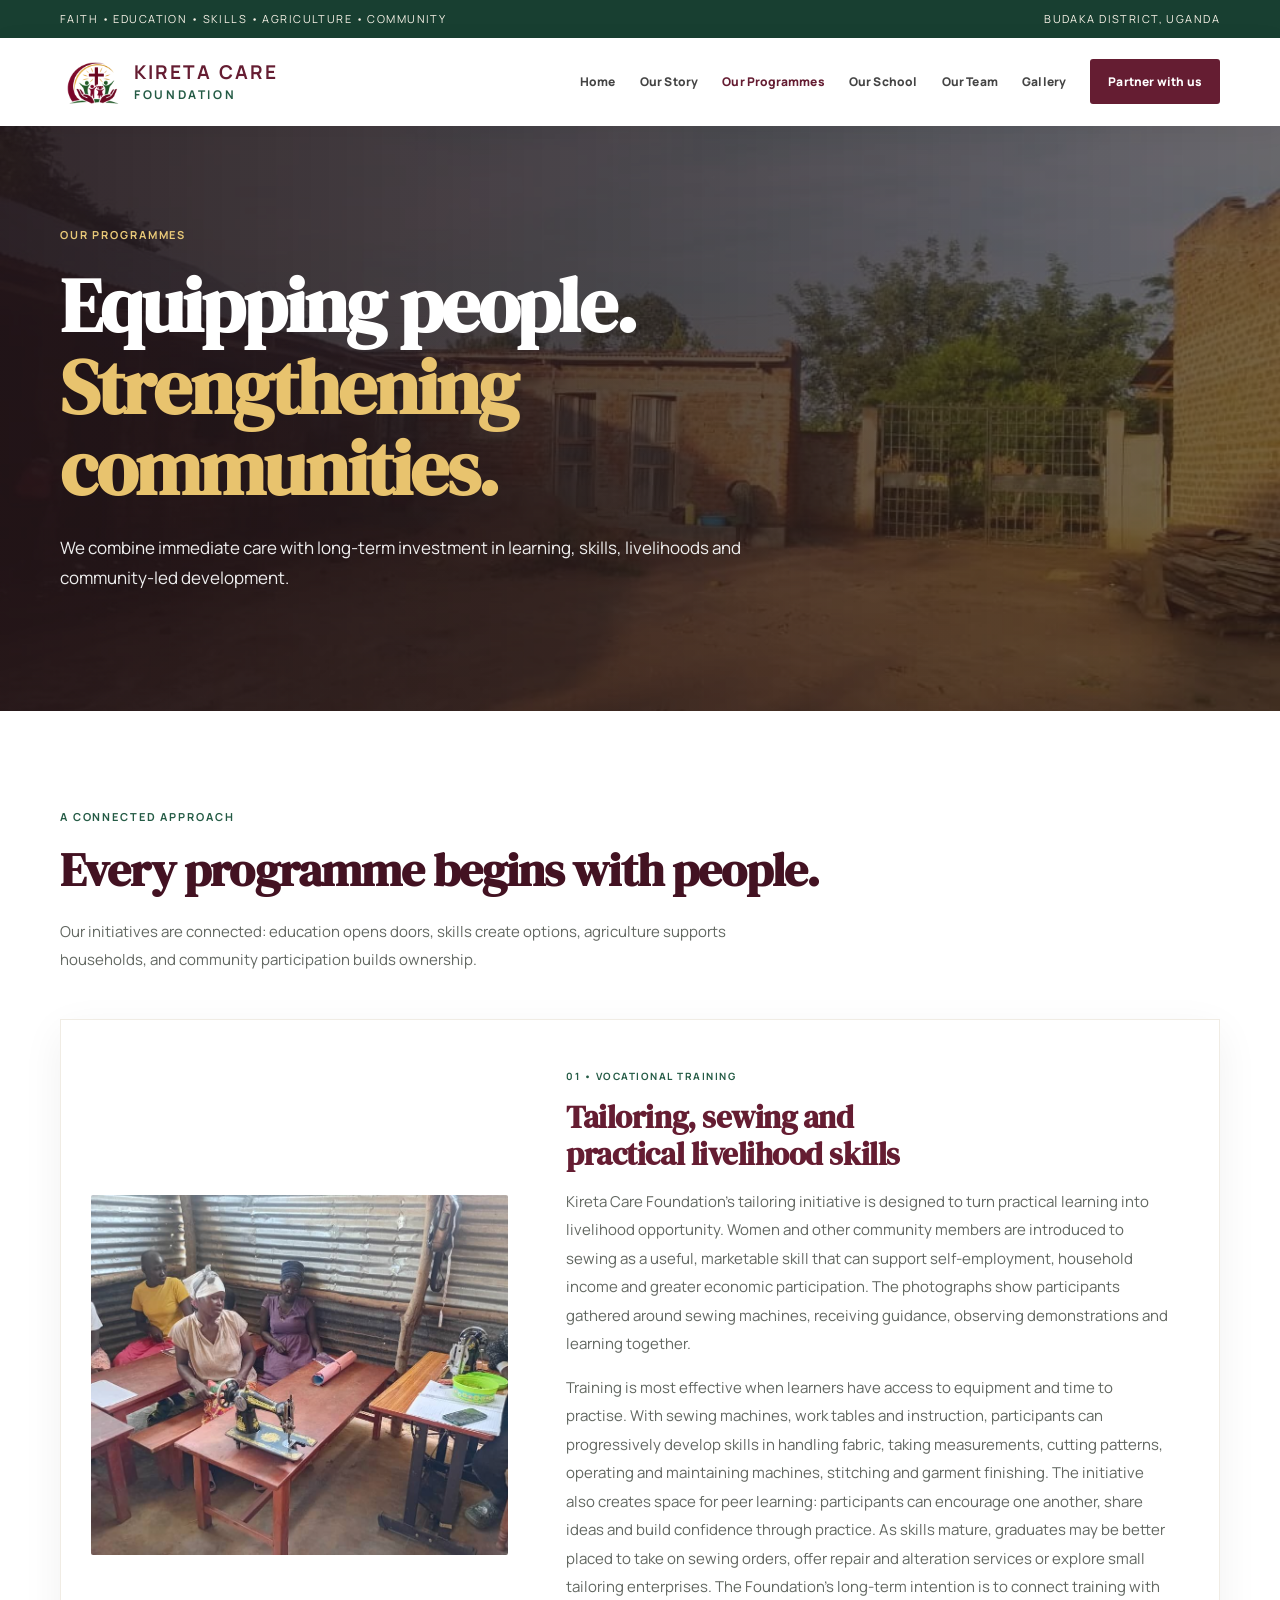
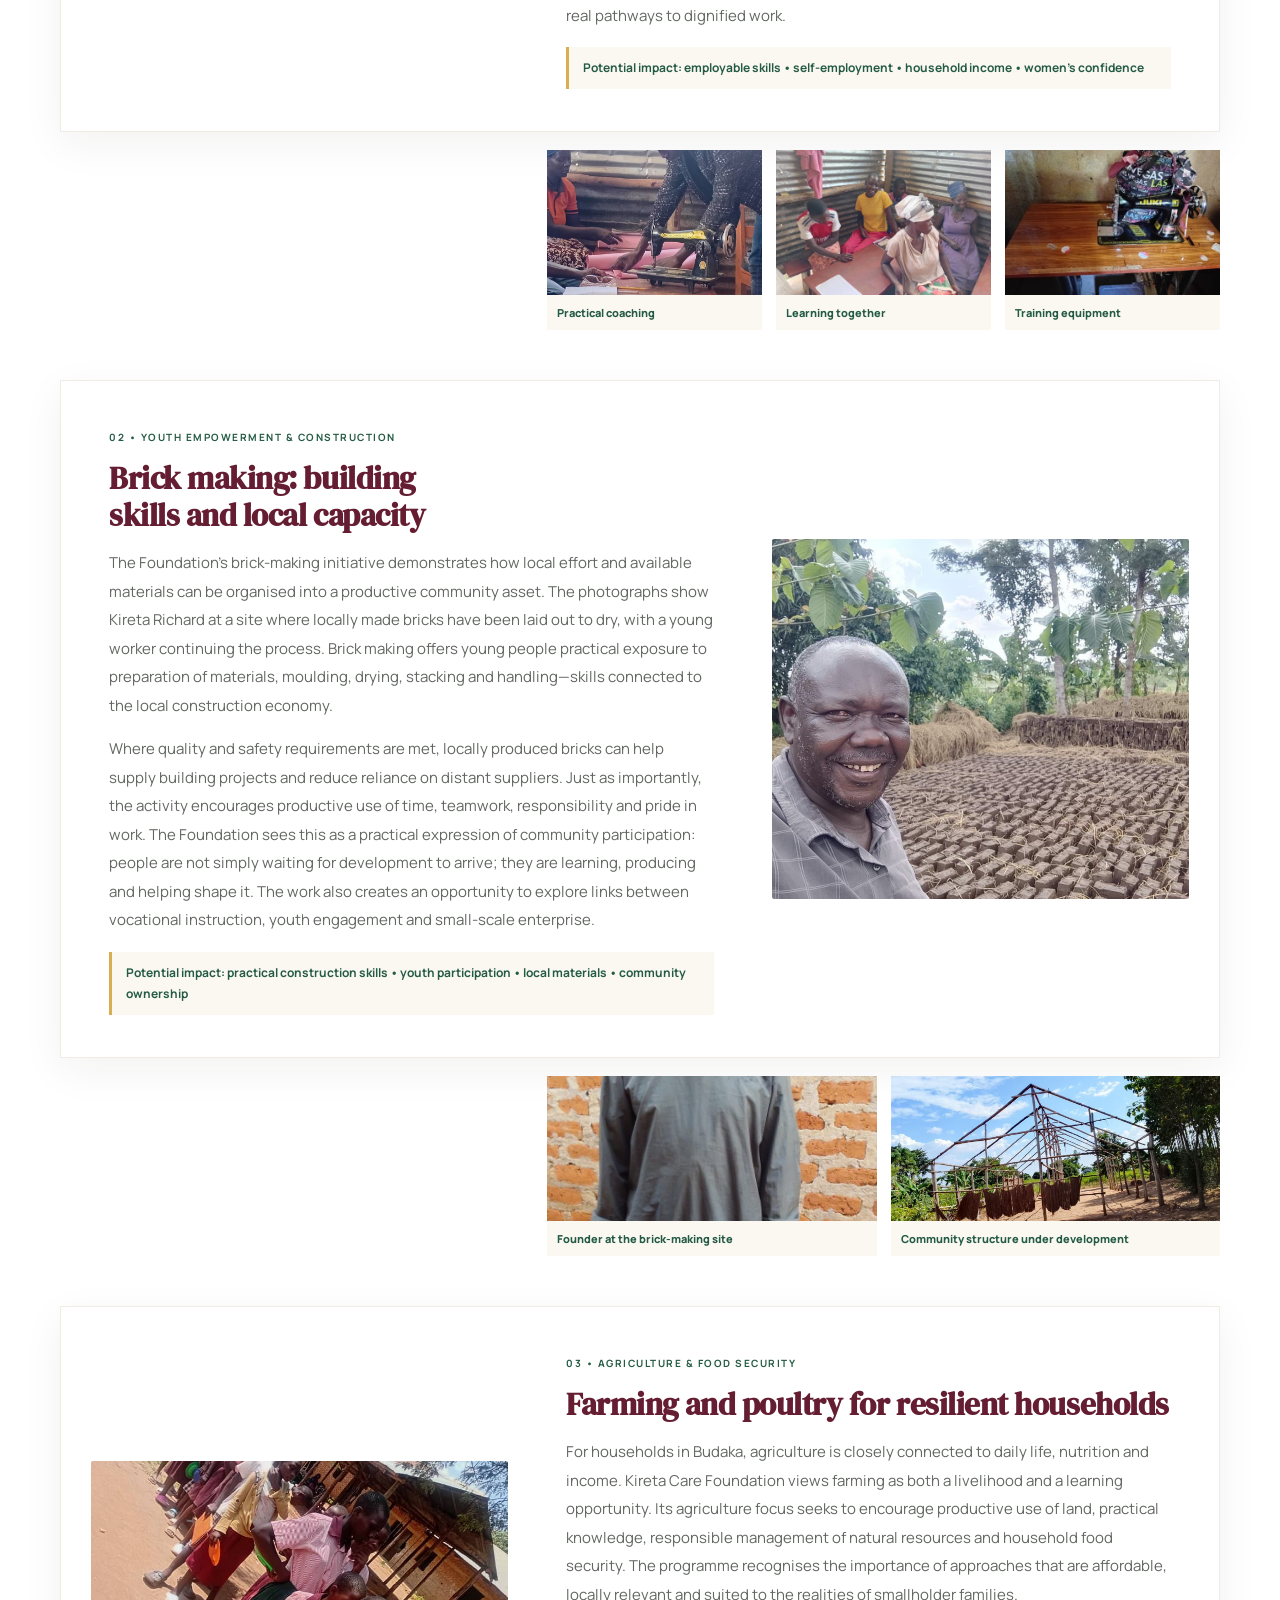
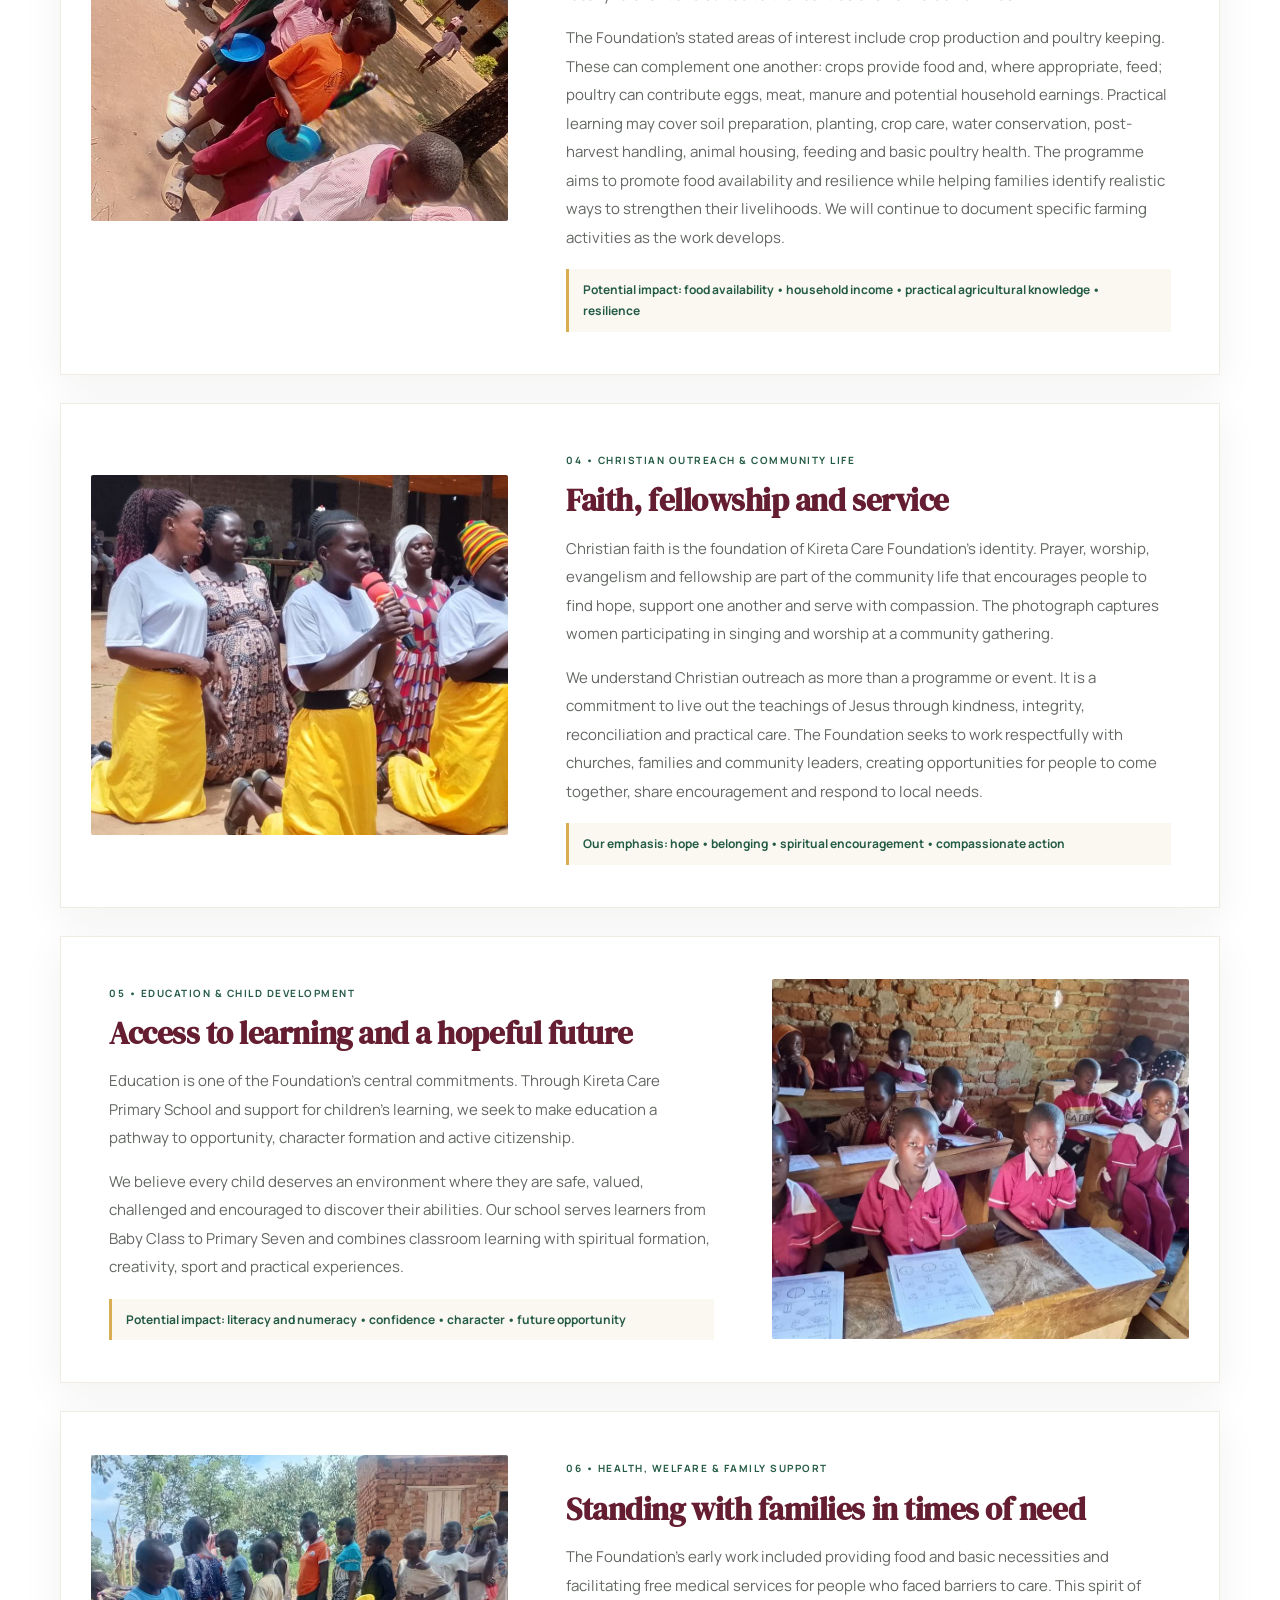
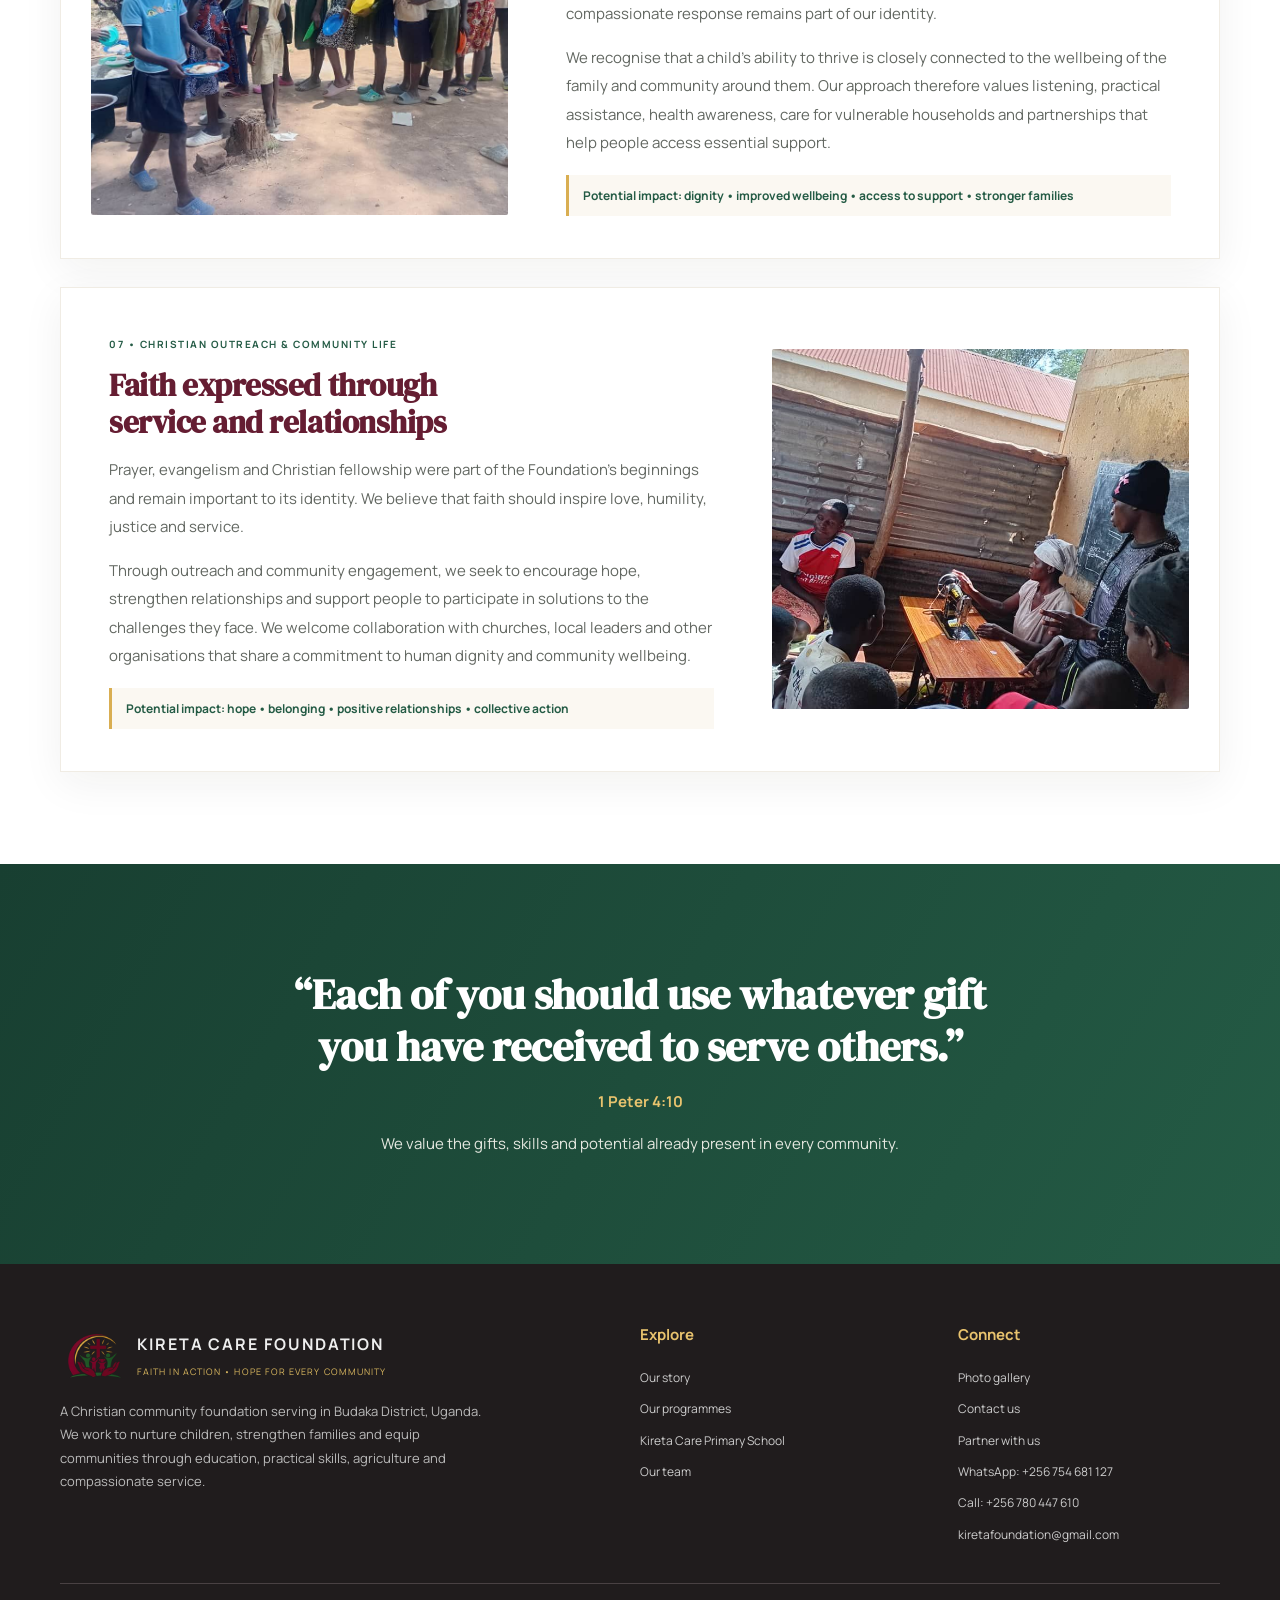
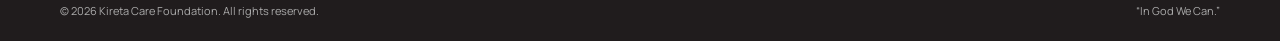
<file: programmes.html>
<!doctype html>
<html lang="en"><head><meta charset="utf-8"><meta name="viewport" content="width=device-width, initial-scale=1">
<meta name="description" content="Kireta Care Foundation — faith in action through education, vocational skills, agriculture and community development in Budaka, Uganda.">
<title>Our Programmes | Kireta Care Foundation</title>
<link rel="preconnect" href="https://fonts.googleapis.com"><link rel="preconnect" href="https://fonts.gstatic.com" crossorigin>
<link href="https://fonts.googleapis.com/css2?family=Manrope:wght@400;500;600;700;800&family=DM+Serif+Display&display=swap" rel="stylesheet">
<link rel="stylesheet" href="styles.css"></head><body>
<div class="topline"><div class="container topline-inner"><span>FAITH • EDUCATION • SKILLS • AGRICULTURE • COMMUNITY</span><span>Budaka District, Uganda</span></div></div>
<header><div class="container nav-wrap">
<a class="brand" href="index.html"><img src="assets/foundation-mark.png" alt="Kireta Care Foundation emblem"><span class="brand-copy"><strong>KIRETA CARE</strong><small>FOUNDATION</small></span></a>
<button class="menu-btn" aria-label="Open navigation" aria-expanded="false">☰</button>
<nav class="nav" aria-label="Main navigation"><a href="index.html" class="">Home</a><a href="about.html" class="">Our Story</a><a href="programmes.html" class="active">Our Programmes</a><a href="school.html" class="">Our School</a><a href="team.html" class="">Our Team</a><a href="gallery.html" class="">Gallery</a><a class="nav-cta" href="contact.html">Partner with us</a></nav>
</div></header>
<main>
<section class="page-hero"><div class="container"><span class="eyebrow light">Our programmes</span><h1>Equipping people.<br><em>Strengthening communities.</em></h1><p>We combine immediate care with long-term investment in learning, skills, livelihoods and community-led development.</p></div></section>
<section class="section"><div class="container"><div class="section-head"><span class="eyebrow">A connected approach</span><h2>Every programme begins with people.</h2><p>Our initiatives are connected: education opens doors, skills create options, agriculture supports households, and community participation builds ownership.</p></div>
<div class="programme-list">
<article class="programme" id="skills"><img src="assets/women-tailoring-training.jpg" alt="Women learning tailoring and sewing skills using sewing machines"><div class="programme-copy"><span class="eyebrow">01 • VOCATIONAL TRAINING</span><h2>Tailoring, sewing and practical livelihood skills</h2><p>Kireta Care Foundation’s tailoring initiative is designed to turn practical learning into livelihood opportunity. Women and other community members are introduced to sewing as a useful, marketable skill that can support self-employment, household income and greater economic participation. The photographs show participants gathered around sewing machines, receiving guidance, observing demonstrations and learning together.</p><p>Training is most effective when learners have access to equipment and time to practise. With sewing machines, work tables and instruction, participants can progressively develop skills in handling fabric, taking measurements, cutting patterns, operating and maintaining machines, stitching and garment finishing. The initiative also creates space for peer learning: participants can encourage one another, share ideas and build confidence through practice. As skills mature, graduates may be better placed to take on sewing orders, offer repair and alteration services or explore small tailoring enterprises. The Foundation’s long-term intention is to connect training with real pathways to dignified work.</p><div class="impact-line">Potential impact: employable skills • self-employment • household income • women’s confidence</div></div></article>
<div class="programme-photo-strip" aria-label="More photographs from tailoring training">
<figure><img src="assets/tailoring-practical-coaching.jpg" alt="Instructor guiding a participant at a sewing machine"><figcaption>Practical coaching</figcaption></figure>
<figure><img src="assets/women-vocational-learning.jpg" alt="Women participating in a tailoring learning session"><figcaption>Learning together</figcaption></figure>
<figure><img src="assets/sewing-machine-equipment.jpg" alt="Sewing machine used in the training"><figcaption>Training equipment</figcaption></figure>
</div>
<article class="programme reverse" id="brickmaking"><img src="assets/youth-brick-making-project.jpg" alt="Rows of locally made bricks at the Kireta Care Foundation brick-making site"><div class="programme-copy"><span class="eyebrow">02 • YOUTH EMPOWERMENT & CONSTRUCTION</span><h2>Brick making: building skills and local capacity</h2><p>The Foundation’s brick-making initiative demonstrates how local effort and available materials can be organised into a productive community asset. The photographs show Kireta Richard at a site where locally made bricks have been laid out to dry, with a young worker continuing the process. Brick making offers young people practical exposure to preparation of materials, moulding, drying, stacking and handling—skills connected to the local construction economy.</p><p>Where quality and safety requirements are met, locally produced bricks can help supply building projects and reduce reliance on distant suppliers. Just as importantly, the activity encourages productive use of time, teamwork, responsibility and pride in work. The Foundation sees this as a practical expression of community participation: people are not simply waiting for development to arrive; they are learning, producing and helping shape it. The work also creates an opportunity to explore links between vocational instruction, youth engagement and small-scale enterprise.</p><div class="impact-line">Potential impact: practical construction skills • youth participation • local materials • community ownership</div></div></article>
<div class="programme-photo-strip two" aria-label="Additional photograph from brick making">
<figure><img src="assets/founder-community-brickwork.jpg" alt="Founder standing beside locally made bricks"><figcaption>Founder at the brick-making site</figcaption></figure>
<figure><img src="assets/community-workspace-construction.jpg" alt="Timber structure under development"><figcaption>Community structure under development</figcaption></figure>
</div>
<article class="programme" id="agriculture"><img src="assets/school-community-outreach.jpg" alt="Community members taking part in an outdoor activity"><div class="programme-copy"><span class="eyebrow">03 • AGRICULTURE & FOOD SECURITY</span><h2>Farming and poultry for resilient households</h2><p>For households in Budaka, agriculture is closely connected to daily life, nutrition and income. Kireta Care Foundation views farming as both a livelihood and a learning opportunity. Its agriculture focus seeks to encourage productive use of land, practical knowledge, responsible management of natural resources and household food security. The programme recognises the importance of approaches that are affordable, locally relevant and suited to the realities of smallholder families.</p><p>The Foundation’s stated areas of interest include crop production and poultry keeping. These can complement one another: crops provide food and, where appropriate, feed; poultry can contribute eggs, meat, manure and potential household earnings. Practical learning may cover soil preparation, planting, crop care, water conservation, post-harvest handling, animal housing, feeding and basic poultry health. The programme aims to promote food availability and resilience while helping families identify realistic ways to strengthen their livelihoods. We will continue to document specific farming activities as the work develops.</p><div class="impact-line">Potential impact: food availability • household income • practical agricultural knowledge • resilience</div></div></article>
<article class="programme"><img src="assets/community-worship-and-song.jpg" alt="Women leading singing and worship during a community gathering"><div class="programme-copy"><span class="eyebrow">04 • CHRISTIAN OUTREACH & COMMUNITY LIFE</span><h2>Faith, fellowship and service</h2><p>Christian faith is the foundation of Kireta Care Foundation’s identity. Prayer, worship, evangelism and fellowship are part of the community life that encourages people to find hope, support one another and serve with compassion. The photograph captures women participating in singing and worship at a community gathering.</p><p>We understand Christian outreach as more than a programme or event. It is a commitment to live out the teachings of Jesus through kindness, integrity, reconciliation and practical care. The Foundation seeks to work respectfully with churches, families and community leaders, creating opportunities for people to come together, share encouragement and respond to local needs.</p><div class="impact-line">Our emphasis: hope • belonging • spiritual encouragement • compassionate action</div></div></article>
<article class="programme reverse"><img src="assets/learners-classroom.jpg" alt="Children learning at school"><div class="programme-copy"><span class="eyebrow">05 • EDUCATION & CHILD DEVELOPMENT</span><h2>Access to learning and a hopeful future</h2><p>Education is one of the Foundation’s central commitments. Through Kireta Care Primary School and support for children’s learning, we seek to make education a pathway to opportunity, character formation and active citizenship.</p><p>We believe every child deserves an environment where they are safe, valued, challenged and encouraged to discover their abilities. Our school serves learners from Baby Class to Primary Seven and combines classroom learning with spiritual formation, creativity, sport and practical experiences.</p><div class="impact-line">Potential impact: literacy and numeracy • confidence • character • future opportunity</div></div></article>
<article class="programme" id="wellbeing"><img src="assets/school-meal-2.jpg" alt="Children gathered during a community activity"><div class="programme-copy"><span class="eyebrow">06 • HEALTH, WELFARE & FAMILY SUPPORT</span><h2>Standing with families in times of need</h2><p>The Foundation’s early work included providing food and basic necessities and facilitating free medical services for people who faced barriers to care. This spirit of compassionate response remains part of our identity.</p><p>We recognise that a child’s ability to thrive is closely connected to the wellbeing of the family and community around them. Our approach therefore values listening, practical assistance, health awareness, care for vulnerable households and partnerships that help people access essential support.</p><div class="impact-line">Potential impact: dignity • improved wellbeing • access to support • stronger families</div></div></article>
<article class="programme reverse"><img src="assets/community-meeting.jpg" alt="Community members meeting"><div class="programme-copy"><span class="eyebrow">07 • CHRISTIAN OUTREACH & COMMUNITY LIFE</span><h2>Faith expressed through service and relationships</h2><p>Prayer, evangelism and Christian fellowship were part of the Foundation’s beginnings and remain important to its identity. We believe that faith should inspire love, humility, justice and service.</p><p>Through outreach and community engagement, we seek to encourage hope, strengthen relationships and support people to participate in solutions to the challenges they face. We welcome collaboration with churches, local leaders and other organisations that share a commitment to human dignity and community wellbeing.</p><div class="impact-line">Potential impact: hope • belonging • positive relationships • collective action</div></div></article>
</div></div></section>
<section class="section verse-band"><div class="container verse-inner"><h2>“Each of you should use whatever gift you have received to serve others.”</h2><b>1 Peter 4:10</b><p>We value the gifts, skills and potential already present in every community.</p></div></section>
</main>
<footer><div class="container"><div class="footer-grid">
<div><div class="footer-brand"><img src="assets/foundation-mark.png" alt=""><span><strong>KIRETA CARE FOUNDATION</strong><small>FAITH IN ACTION • HOPE FOR EVERY COMMUNITY</small></span></div>
<p class="footer-copy">A Christian community foundation serving in Budaka District, Uganda. We work to nurture children, strengthen families and equip communities through education, practical skills, agriculture and compassionate service.</p></div>
<div class="footer-col"><h4>Explore</h4><a href="about.html">Our story</a><a href="programmes.html">Our programmes</a><a href="school.html">Kireta Care Primary School</a><a href="team.html">Our team</a></div>
<div class="footer-col"><h4>Connect</h4><a href="gallery.html">Photo gallery</a><a href="contact.html">Contact us</a><a href="contact.html#partnership">Partner with us</a><a href="https://wa.me/256754681127" target="_blank" rel="noopener">WhatsApp: +256 754 681 127</a><a href="tel:+256780447610">Call: +256 780 447 610</a><a href="mailto:kiretafoundation@gmail.com">kiretafoundation@gmail.com</a></div>
</div><div class="copyright"><span>© <span data-year></span> Kireta Care Foundation. All rights reserved.</span><span>“In God We Can.”</span></div></div></footer><script src="script.js"></script></body></html>
</file>
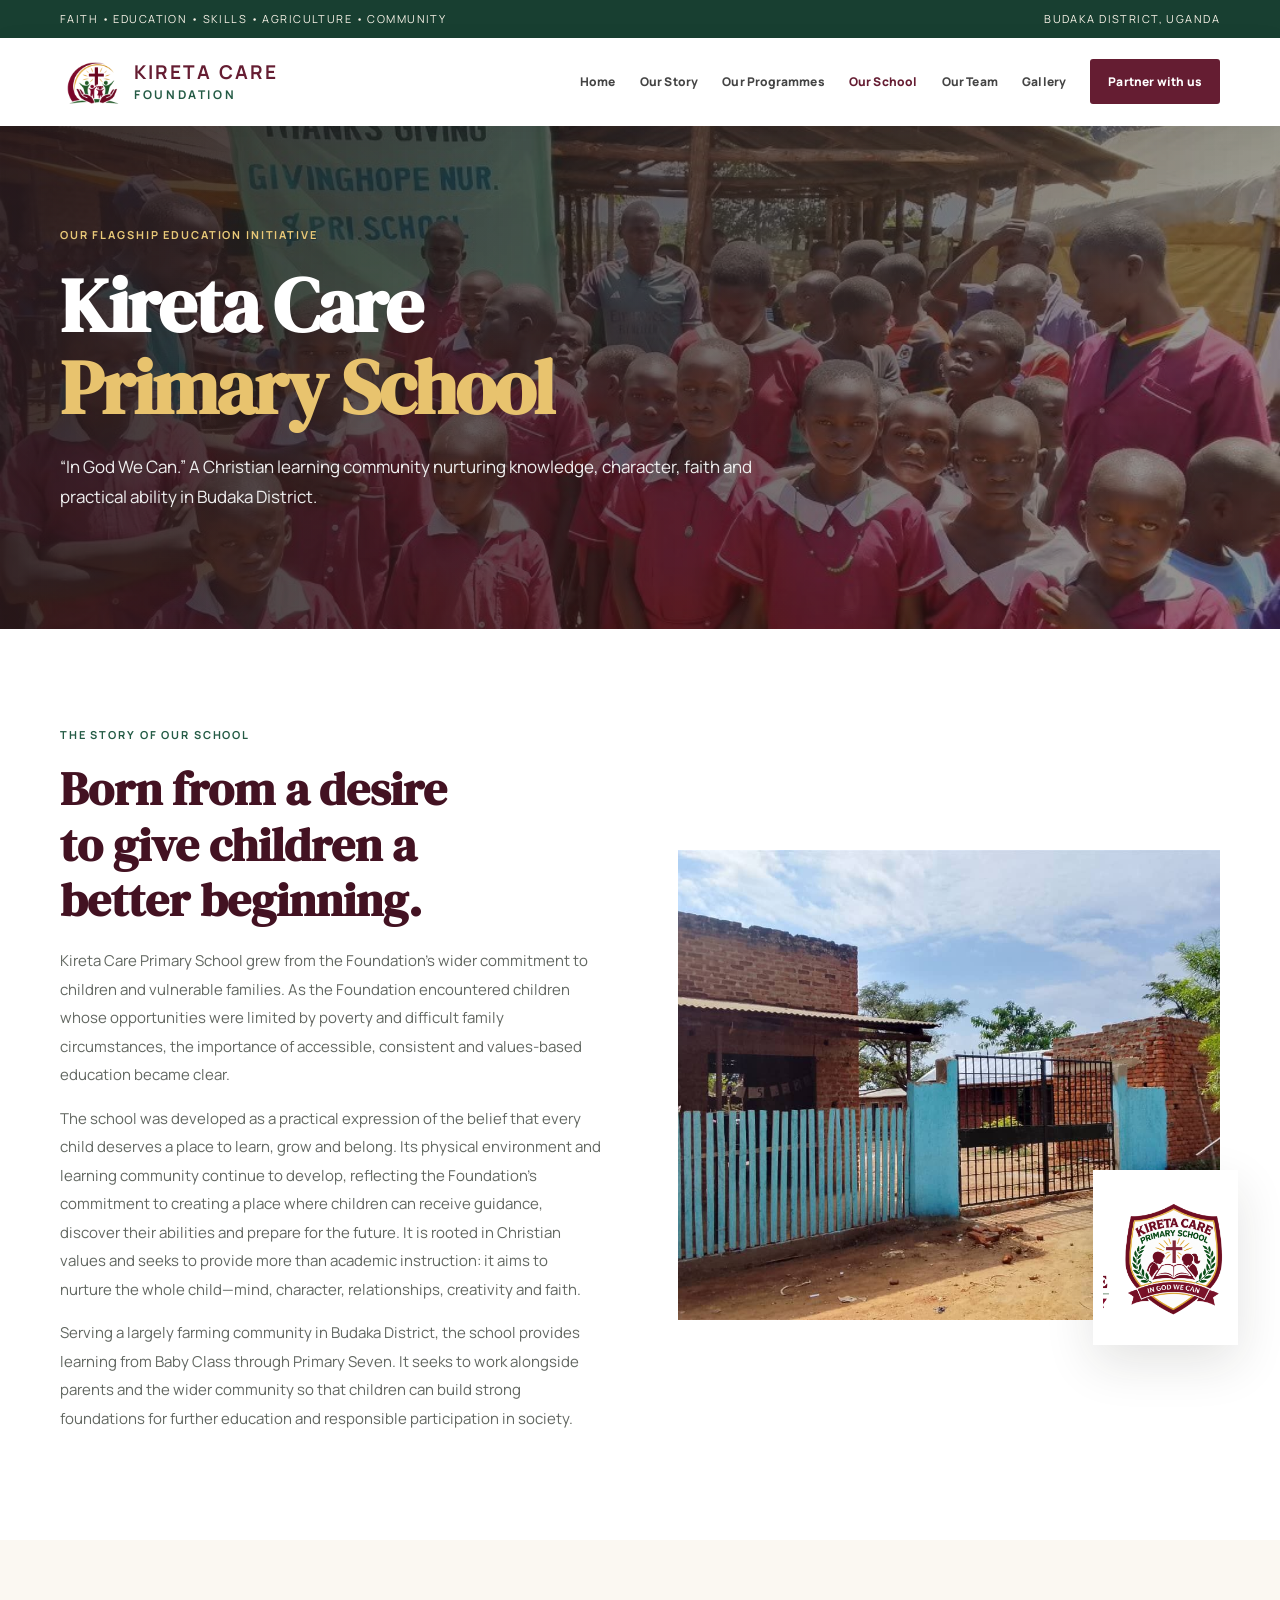
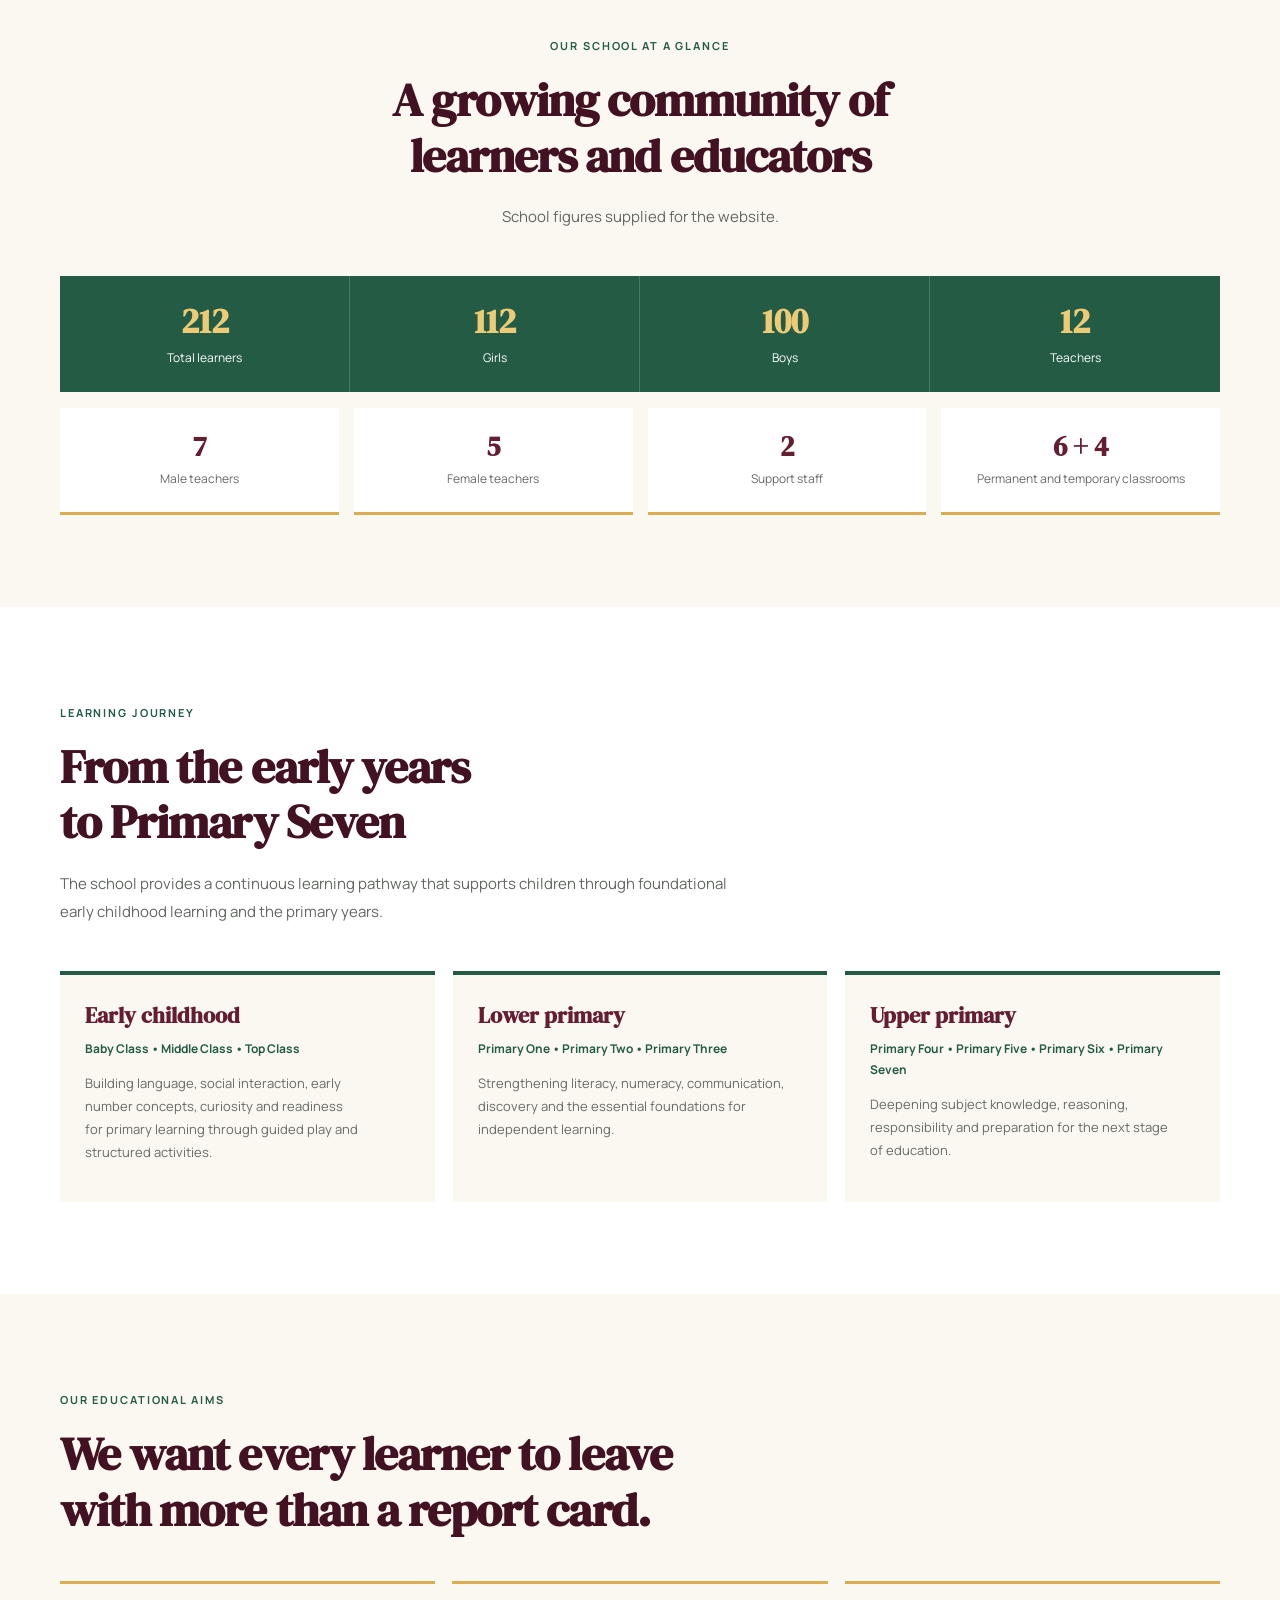
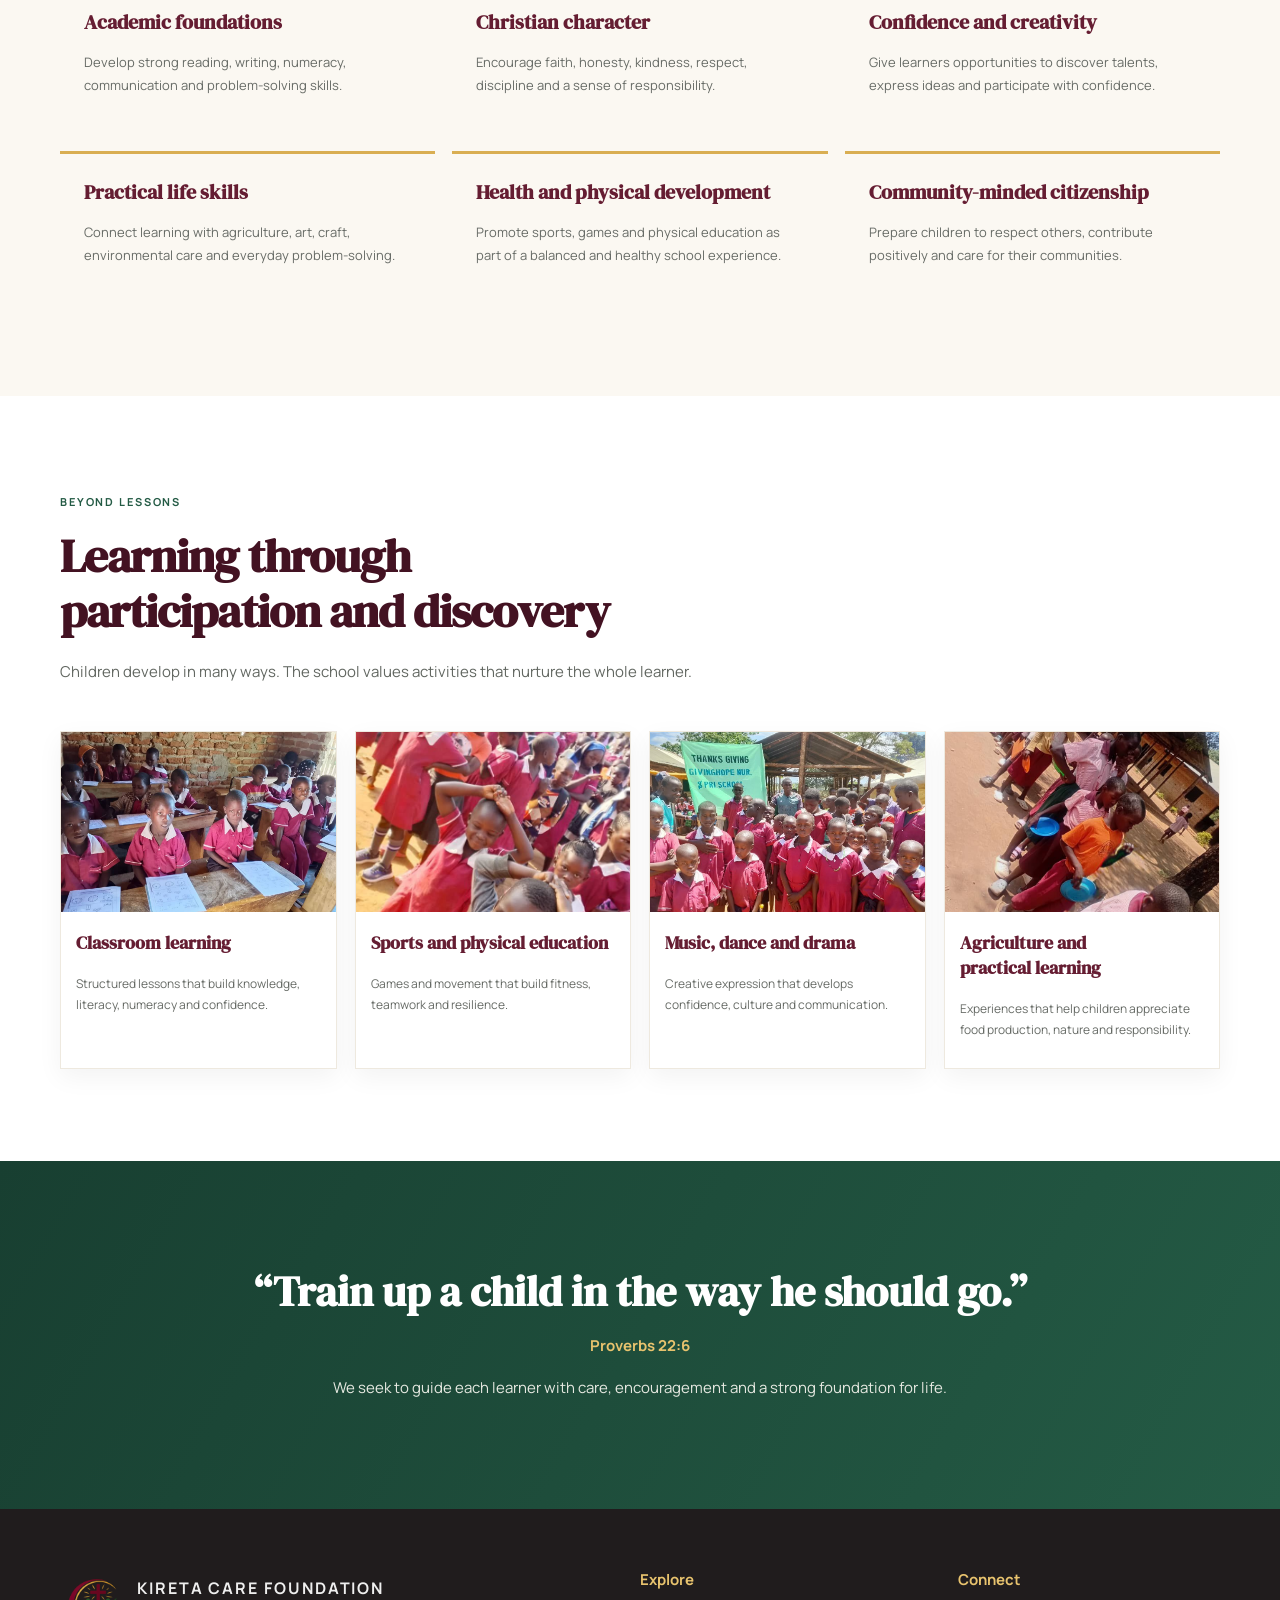
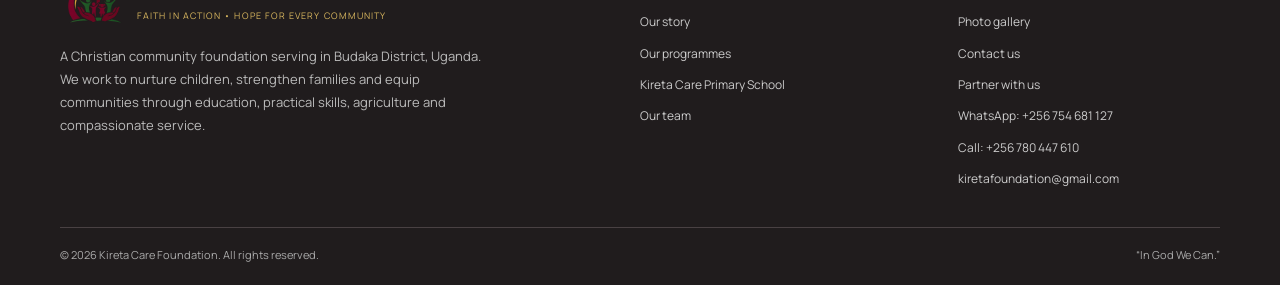
<file: school.html>
<!doctype html>
<html lang="en"><head><meta charset="utf-8"><meta name="viewport" content="width=device-width, initial-scale=1">
<meta name="description" content="Kireta Care Foundation — faith in action through education, vocational skills, agriculture and community development in Budaka, Uganda.">
<title>Kireta Care Primary School | Kireta Care Foundation</title>
<link rel="preconnect" href="https://fonts.googleapis.com"><link rel="preconnect" href="https://fonts.gstatic.com" crossorigin>
<link href="https://fonts.googleapis.com/css2?family=Manrope:wght@400;500;600;700;800&family=DM+Serif+Display&display=swap" rel="stylesheet">
<link rel="stylesheet" href="styles.css"></head><body>
<div class="topline"><div class="container topline-inner"><span>FAITH • EDUCATION • SKILLS • AGRICULTURE • COMMUNITY</span><span>Budaka District, Uganda</span></div></div>
<header><div class="container nav-wrap">
<a class="brand" href="index.html"><img src="assets/foundation-mark.png" alt="Kireta Care Foundation emblem"><span class="brand-copy"><strong>KIRETA CARE</strong><small>FOUNDATION</small></span></a>
<button class="menu-btn" aria-label="Open navigation" aria-expanded="false">☰</button>
<nav class="nav" aria-label="Main navigation"><a href="index.html" class="">Home</a><a href="about.html" class="">Our Story</a><a href="programmes.html" class="">Our Programmes</a><a href="school.html" class="active">Our School</a><a href="team.html" class="">Our Team</a><a href="gallery.html" class="">Gallery</a><a class="nav-cta" href="contact.html">Partner with us</a></nav>
</div></header>
<main>
<section class="page-hero school-hero"><div class="container"><span class="eyebrow light">Our flagship education initiative</span><h1>Kireta Care<br><em>Primary School</em></h1><p>“In God We Can.” A Christian learning community nurturing knowledge, character, faith and practical ability in Budaka District.</p></div></section>
<section class="section"><div class="container school-intro"><div class="copy"><span class="eyebrow">The story of our school</span><h2>Born from a desire to give children a better beginning.</h2>
<p>Kireta Care Primary School grew from the Foundation’s wider commitment to children and vulnerable families. As the Foundation encountered children whose opportunities were limited by poverty and difficult family circumstances, the importance of accessible, consistent and values-based education became clear.</p>
<p>The school was developed as a practical expression of the belief that every child deserves a place to learn, grow and belong. Its physical environment and learning community continue to develop, reflecting the Foundation’s commitment to creating a place where children can receive guidance, discover their abilities and prepare for the future. It is rooted in Christian values and seeks to provide more than academic instruction: it aims to nurture the whole child—mind, character, relationships, creativity and faith.</p>
<p>Serving a largely farming community in Budaka District, the school provides learning from Baby Class through Primary Seven. It seeks to work alongside parents and the wider community so that children can build strong foundations for further education and responsible participation in society.</p></div><div class="school-visual"><img src="assets/kireta-school-compound.jpg" alt="Kireta Care Primary School compound and entrance"><div class="school-badge"><img src="assets/school-badge.png" alt="Kireta Care Primary School badge"></div></div></div></section>
<section class="section soft"><div class="container"><div class="section-head center"><span class="eyebrow">Our school at a glance</span><h2>A growing community of learners and educators</h2><p>School figures supplied for the website.</p></div><div class="stats large-stats"><div class="stat"><strong>212</strong><span>Total learners</span></div><div class="stat"><strong>112</strong><span>Girls</span></div><div class="stat"><strong>100</strong><span>Boys</span></div><div class="stat"><strong>12</strong><span>Teachers</span></div></div><div class="school-facts"><div><b>7</b><span>Male teachers</span></div><div><b>5</b><span>Female teachers</span></div><div><b>2</b><span>Support staff</span></div><div><b>6 + 4</b><span>Permanent and temporary classrooms</span></div></div></div></section>
<section class="section"><div class="container"><div class="section-head"><span class="eyebrow">Learning journey</span><h2>From the early years to Primary Seven</h2><p>The school provides a continuous learning pathway that supports children through foundational early childhood learning and the primary years.</p></div><div class="class-levels"><div><b>Early childhood</b><span>Baby Class • Middle Class • Top Class</span><p>Building language, social interaction, early number concepts, curiosity and readiness for primary learning through guided play and structured activities.</p></div><div><b>Lower primary</b><span>Primary One • Primary Two • Primary Three</span><p>Strengthening literacy, numeracy, communication, discovery and the essential foundations for independent learning.</p></div><div><b>Upper primary</b><span>Primary Four • Primary Five • Primary Six • Primary Seven</span><p>Deepening subject knowledge, reasoning, responsibility and preparation for the next stage of education.</p></div></div></div></section>
<section class="section soft"><div class="container"><div class="section-head"><span class="eyebrow">Our educational aims</span><h2>We want every learner to leave with more than a report card.</h2></div><div class="aim-grid">
<div><b>Academic foundations</b><p>Develop strong reading, writing, numeracy, communication and problem-solving skills.</p></div><div><b>Christian character</b><p>Encourage faith, honesty, kindness, respect, discipline and a sense of responsibility.</p></div><div><b>Confidence and creativity</b><p>Give learners opportunities to discover talents, express ideas and participate with confidence.</p></div><div><b>Practical life skills</b><p>Connect learning with agriculture, art, craft, environmental care and everyday problem-solving.</p></div><div><b>Health and physical development</b><p>Promote sports, games and physical education as part of a balanced and healthy school experience.</p></div><div><b>Community-minded citizenship</b><p>Prepare children to respect others, contribute positively and care for their communities.</p></div></div></div></section>
<section class="section"><div class="container"><div class="section-head"><span class="eyebrow">Beyond lessons</span><h2>Learning through participation and discovery</h2><p>Children develop in many ways. The school values activities that nurture the whole learner.</p></div><div class="school-activities"><article><img src="assets/learners-classroom.jpg" alt="Learners in a classroom"><h3>Classroom learning</h3><p>Structured lessons that build knowledge, literacy, numeracy and confidence.</p></article><article><img src="assets/learners-activity.jpg" alt="Learners taking part in an activity"><h3>Sports and physical education</h3><p>Games and movement that build fitness, teamwork and resilience.</p></article><article><img src="assets/learners-group.jpg" alt="Learners together"><h3>Music, dance and drama</h3><p>Creative expression that develops confidence, culture and communication.</p></article><article><img src="assets/school-community-outreach.jpg" alt="School community activity"><h3>Agriculture and practical learning</h3><p>Experiences that help children appreciate food production, nature and responsibility.</p></article></div></div></section>
<section class="section verse-band"><div class="container verse-inner"><h2>“Train up a child in the way he should go.”</h2><b>Proverbs 22:6</b><p>We seek to guide each learner with care, encouragement and a strong foundation for life.</p></div></section>
</main>
<footer><div class="container"><div class="footer-grid">
<div><div class="footer-brand"><img src="assets/foundation-mark.png" alt=""><span><strong>KIRETA CARE FOUNDATION</strong><small>FAITH IN ACTION • HOPE FOR EVERY COMMUNITY</small></span></div>
<p class="footer-copy">A Christian community foundation serving in Budaka District, Uganda. We work to nurture children, strengthen families and equip communities through education, practical skills, agriculture and compassionate service.</p></div>
<div class="footer-col"><h4>Explore</h4><a href="about.html">Our story</a><a href="programmes.html">Our programmes</a><a href="school.html">Kireta Care Primary School</a><a href="team.html">Our team</a></div>
<div class="footer-col"><h4>Connect</h4><a href="gallery.html">Photo gallery</a><a href="contact.html">Contact us</a><a href="contact.html#partnership">Partner with us</a><a href="https://wa.me/256754681127" target="_blank" rel="noopener">WhatsApp: +256 754 681 127</a><a href="tel:+256780447610">Call: +256 780 447 610</a><a href="mailto:kiretafoundation@gmail.com">kiretafoundation@gmail.com</a></div>
</div><div class="copyright"><span>© <span data-year></span> Kireta Care Foundation. All rights reserved.</span><span>“In God We Can.”</span></div></div></footer><script src="script.js"></script></body></html>
</file>
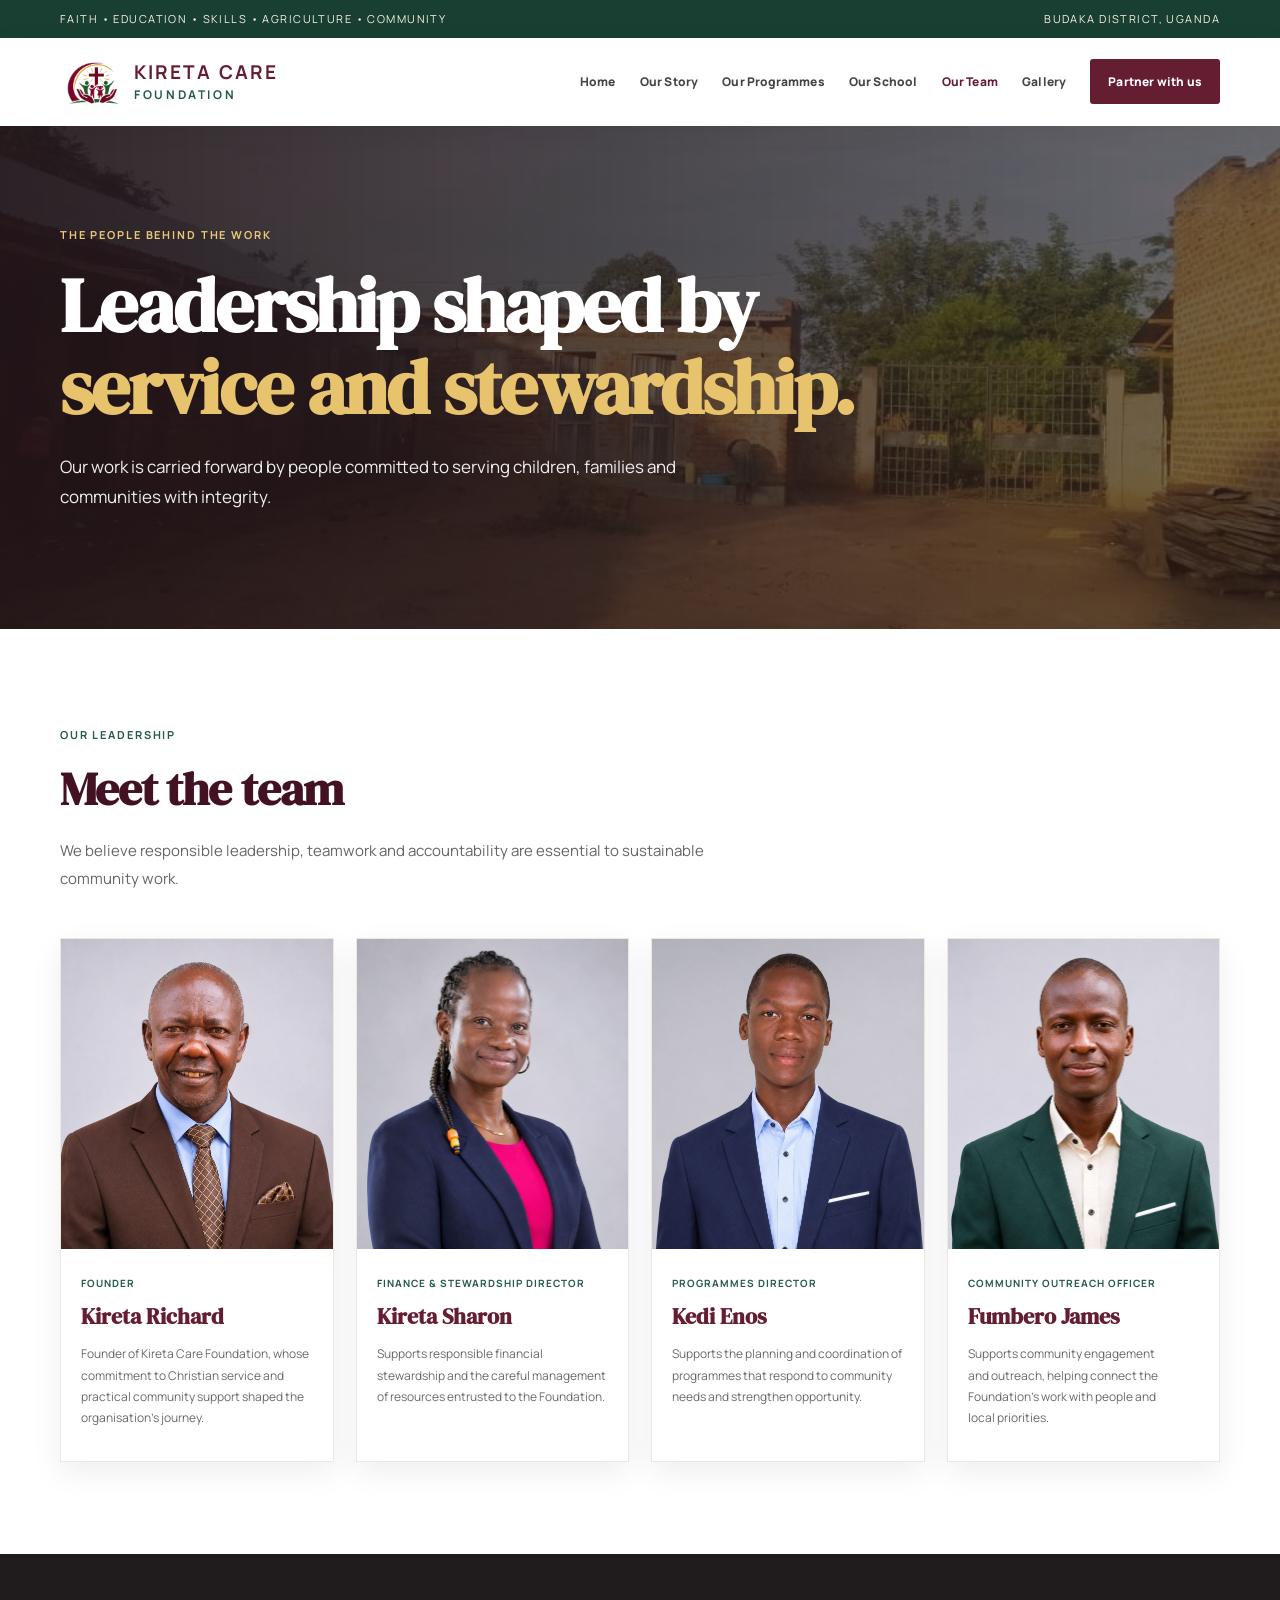
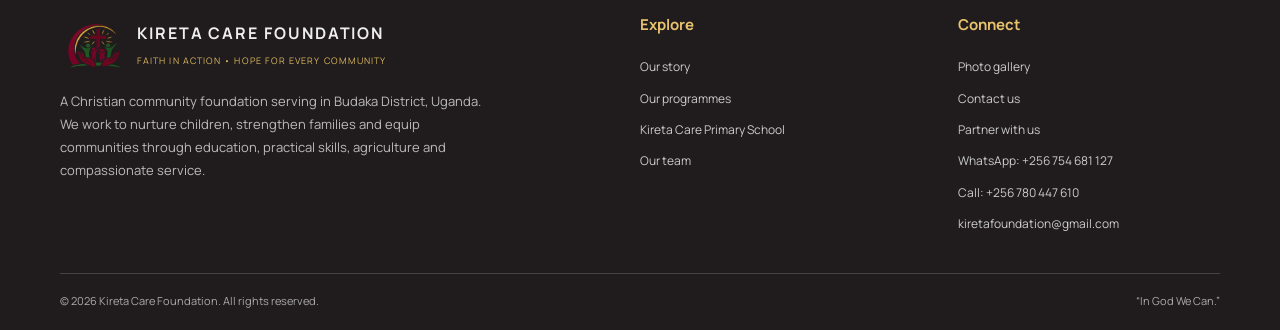
<file: team.html>
<!doctype html>
<html lang="en"><head><meta charset="utf-8"><meta name="viewport" content="width=device-width, initial-scale=1">
<meta name="description" content="Kireta Care Foundation — faith in action through education, vocational skills, agriculture and community development in Budaka, Uganda.">
<title>Our Team | Kireta Care Foundation</title>
<link rel="preconnect" href="https://fonts.googleapis.com"><link rel="preconnect" href="https://fonts.gstatic.com" crossorigin>
<link href="https://fonts.googleapis.com/css2?family=Manrope:wght@400;500;600;700;800&family=DM+Serif+Display&display=swap" rel="stylesheet">
<link rel="stylesheet" href="styles.css"></head><body>
<div class="topline"><div class="container topline-inner"><span>FAITH • EDUCATION • SKILLS • AGRICULTURE • COMMUNITY</span><span>Budaka District, Uganda</span></div></div>
<header><div class="container nav-wrap">
<a class="brand" href="index.html"><img src="assets/foundation-mark.png" alt="Kireta Care Foundation emblem"><span class="brand-copy"><strong>KIRETA CARE</strong><small>FOUNDATION</small></span></a>
<button class="menu-btn" aria-label="Open navigation" aria-expanded="false">☰</button>
<nav class="nav" aria-label="Main navigation"><a href="index.html" class="">Home</a><a href="about.html" class="">Our Story</a><a href="programmes.html" class="">Our Programmes</a><a href="school.html" class="">Our School</a><a href="team.html" class="active">Our Team</a><a href="gallery.html" class="">Gallery</a><a class="nav-cta" href="contact.html">Partner with us</a></nav>
</div></header>
<main>
<section class="page-hero"><div class="container"><span class="eyebrow light">The people behind the work</span><h1>Leadership shaped by<br><em>service and stewardship.</em></h1><p>Our work is carried forward by people committed to serving children, families and communities with integrity.</p></div></section>
<section class="section"><div class="container"><div class="section-head"><span class="eyebrow">Our leadership</span><h2>Meet the team</h2><p>We believe responsible leadership, teamwork and accountability are essential to sustainable community work.</p></div><div class="team-grid">
<article class="team-card"><img src="assets/founder.jpg" alt="Kireta Richard"><div><span>Founder</span><h3>Kireta Richard</h3><p>Founder of Kireta Care Foundation, whose commitment to Christian service and practical community support shaped the organisation’s journey.</p></div></article>
<article class="team-card"><img src="assets/finance-director.jpg" alt="Kireta Sharon"><div><span>Finance & Stewardship Director</span><h3>Kireta Sharon</h3><p>Supports responsible financial stewardship and the careful management of resources entrusted to the Foundation.</p></div></article>
<article class="team-card"><img src="assets/programs-director.jpg" alt="Kedi Enos"><div><span>Programmes Director</span><h3>Kedi Enos</h3><p>Supports the planning and coordination of programmes that respond to community needs and strengthen opportunity.</p></div></article>
<article class="team-card"><img src="assets/community-outreach.jpg" alt="Fumbero James"><div><span>Community Outreach Officer</span><h3>Fumbero James</h3><p>Supports community engagement and outreach, helping connect the Foundation’s work with people and local priorities.</p></div></article>
</div></div></section>
</main>
<footer><div class="container"><div class="footer-grid">
<div><div class="footer-brand"><img src="assets/foundation-mark.png" alt=""><span><strong>KIRETA CARE FOUNDATION</strong><small>FAITH IN ACTION • HOPE FOR EVERY COMMUNITY</small></span></div>
<p class="footer-copy">A Christian community foundation serving in Budaka District, Uganda. We work to nurture children, strengthen families and equip communities through education, practical skills, agriculture and compassionate service.</p></div>
<div class="footer-col"><h4>Explore</h4><a href="about.html">Our story</a><a href="programmes.html">Our programmes</a><a href="school.html">Kireta Care Primary School</a><a href="team.html">Our team</a></div>
<div class="footer-col"><h4>Connect</h4><a href="gallery.html">Photo gallery</a><a href="contact.html">Contact us</a><a href="contact.html#partnership">Partner with us</a><a href="https://wa.me/256754681127" target="_blank" rel="noopener">WhatsApp: +256 754 681 127</a><a href="tel:+256780447610">Call: +256 780 447 610</a><a href="mailto:kiretafoundation@gmail.com">kiretafoundation@gmail.com</a></div>
</div><div class="copyright"><span>© <span data-year></span> Kireta Care Foundation. All rights reserved.</span><span>“In God We Can.”</span></div></div></footer><script src="script.js"></script></body></html>
</file>
<file: styles.css>
:root{--wine:#651d32;--wine2:#431222;--green:#245b45;--green2:#183f31;--gold:#d9ae52;--cream:#fbf8f2;--ink:#242522;--muted:#676b66;--line:#e7e2d8;--white:#fff;--shadow:0 18px 50px rgba(35,30,24,.12)}
*{box-sizing:border-box}html{scroll-behavior:smooth}body{margin:0;color:var(--ink);font-family:'Manrope',Arial,sans-serif;line-height:1.78;background:#fff;font-size:15px;-webkit-font-smoothing:antialiased}img{display:block;max-width:100%;height:auto}a{color:inherit;text-decoration:none}.container{width:min(1160px,calc(100% - 44px));margin:auto}.topline{background:var(--green2);color:#f6f1e6;font-size:11px;letter-spacing:.13em;text-transform:uppercase}.topline-inner{display:flex;justify-content:space-between;padding:9px 0;gap:18px}
header{background:#fff;position:sticky;top:0;z-index:20;box-shadow:0 5px 24px rgba(0,0,0,.06)}.nav-wrap{min-height:88px;display:flex;align-items:center;justify-content:space-between;gap:25px}.brand{display:flex;align-items:center;gap:12px}.brand img{width:62px;height:62px;object-fit:contain}.brand-copy{display:flex;flex-direction:column;line-height:1.1}.brand-copy strong{font-size:19px;letter-spacing:.11em;color:var(--wine);font-weight:700}.brand-copy small{font-size:12px;letter-spacing:.22em;color:var(--green);font-weight:700;margin-top:6px}.nav{display:flex;align-items:center;gap:24px}.nav a{font-size:12px;font-weight:800;letter-spacing:.015em;color:#444;white-space:nowrap}.nav a:hover,.nav a.active{color:var(--wine)}.nav .nav-cta{background:var(--wine);color:white;padding:12px 18px;border-radius:3px}.nav .nav-cta:hover{background:var(--green)}.menu-btn{display:none;border:0;background:var(--wine);color:white;padding:9px 13px;border-radius:3px;font-size:20px}
.hero{position:relative;color:white;background:linear-gradient(90deg,rgba(25,24,20,.87),rgba(35,31,25,.56)),url('assets/learners-group.jpg') center 42%/cover no-repeat}.hero-home{min-height:660px;display:flex;align-items:center}.hero-inner{position:relative;z-index:1;padding:90px 0}.hero-content{max-width:720px}.eyebrow{display:inline-block;color:var(--green);font-size:11px;font-weight:700;letter-spacing:.17em;text-transform:uppercase}.eyebrow.light{color:#e9c978}.hero h1,.page-hero h1{font:600 clamp(44px,6.5vw,76px)/1.07 'DM Serif Display',Georgia,serif;margin:18px 0 24px;letter-spacing:-.025em}.hero h1 em,.page-hero h1 em{color:#e8c36e;font-style:normal}.hero p{font-size:18px;line-height:1.8;max-width:650px;color:#f2eee8}.actions{display:flex;gap:13px;flex-wrap:wrap;margin:30px 0}.btn{display:inline-flex;align-items:center;justify-content:center;padding:14px 23px;font-weight:700;font-size:13px;border-radius:3px;transition:.2s}.btn-gold{background:var(--gold);color:#2d2416}.btn-gold:hover{background:#f0cf80;transform:translateY(-2px)}.btn-outline{border:1px solid rgba(255,255,255,.75);color:#fff}.btn-outline:hover{background:#fff;color:var(--wine)}.btn-wine{background:var(--wine);color:#fff}.hero-verse{border-left:3px solid var(--gold);padding-left:16px;color:#f1e9d9;font-size:13px;margin-top:36px}.hero-verse b{color:#e9c978;margin-left:8px}
.trust-strip{background:var(--wine);color:white}.trust-grid{display:grid;grid-template-columns:repeat(4,1fr);padding:25px 0}.trust-grid>div{padding:3px 24px;border-right:1px solid rgba(255,255,255,.2)}.trust-grid>div:first-child{padding-left:0}.trust-grid>div:last-child{border:0}.trust-grid b{display:block;font:600 30px 'DM Serif Display',Georgia,serif;color:#edcc7a}.trust-grid small{font-size:12px;color:#f6e9e5}
.section{padding:92px 0}.soft{background:var(--cream)}.intro-grid,.story-layout,.school-intro{display:grid;grid-template-columns:1fr 1fr;gap:76px;align-items:center}.photo-stack{position:relative;padding:0 28px 28px 0}.main-photo{width:100%;height:470px;object-fit:cover;box-shadow:var(--shadow)}.photo-stack:after{content:"";position:absolute;right:0;bottom:0;width:65%;height:72%;border:9px solid var(--gold);z-index:-1}.photo-note{position:absolute;right:0;bottom:0;background:var(--green);color:#fff;padding:18px 24px;display:flex;flex-direction:column;box-shadow:var(--shadow)}.photo-note b{font:600 21px 'DM Serif Display',Georgia,serif;color:#f1cf7c}.photo-note span{font-size:11px}.copy h2,.section-head h2,.partner-call h2,.contact-grid h2{font:600 clamp(32px,4vw,47px)/1.18 'DM Serif Display',Georgia,serif;color:var(--wine2);margin:13px 0 20px}.copy p,.section-head p,.programme-copy p,.school-home-copy p{color:#626761;font-size:15px;line-height:1.9}.text-link{display:inline-block;margin-top:12px;color:var(--wine);font-size:13px;font-weight:700}.text-link span{margin-left:8px}.section-head{max-width:760px;margin-bottom:38px}.section-head.center{text-align:center;margin-left:auto;margin-right:auto}.section-head p{max-width:680px}.section-head.center p{margin-left:auto;margin-right:auto}.lead{font-size:18px!important}
.feature-grid{display:grid;grid-template-columns:repeat(2,1fr);gap:24px}.feature-card{display:grid;grid-template-columns:42% 1fr;background:#fff;box-shadow:0 10px 35px rgba(30,30,20,.06);min-height:245px}.feature-card img{width:100%;height:100%;min-height:245px;object-fit:cover}.feature-card>div{padding:25px}.feature-card span,.programme-copy .eyebrow{font-size:10px;letter-spacing:.15em;font-weight:700;color:var(--green)}.feature-card h3{font:600 23px/1.2 'DM Serif Display',Georgia,serif;color:var(--wine);margin:10px 0}.feature-card p{font-size:13px;color:var(--muted)}.feature-card a{font-size:12px;font-weight:700;color:var(--wine)}
.school-highlight{background:#f8f4eb}.school-home-grid{display:grid;grid-template-columns:1.1fr 1fr;gap:48px;align-items:center}.school-home-grid>img{height:430px;width:100%;object-fit:cover}.school-home-copy h3{font:600 28px 'DM Serif Display',Georgia,serif;color:var(--wine)}.stats{display:grid;grid-template-columns:repeat(4,1fr);margin-top:35px;background:var(--green);color:white}.stat{text-align:center;padding:22px 10px;border-right:1px solid rgba(255,255,255,.18)}.stat:last-child{border:0}.stat strong{display:block;font:600 34px 'DM Serif Display',Georgia,serif;color:#edcb76}.stat span{font-size:12px}
.verse-band{background:linear-gradient(120deg,var(--green2),var(--green));color:white;text-align:center}.verse-inner{max-width:820px;margin:auto}.verse-inner h2{font:600 clamp(28px,4vw,42px)/1.25 'DM Serif Display',Georgia,serif;margin:12px 0 16px}.verse-inner p{color:#e6e9e1}.verse-inner>b{color:#e8c36e}.partner-call{display:flex;align-items:center;justify-content:space-between;gap:40px}.partner-call>div{max-width:720px}.partner-call p{color:var(--muted)}
.page-hero{background:linear-gradient(90deg,rgba(35,21,24,.9),rgba(37,29,25,.62)),url('assets/school-building-2.jpg') center/cover no-repeat;color:#fff;padding:95px 0 100px}.page-hero .container{max-width:1160px}.page-hero h1{max-width:800px}.page-hero p{max-width:700px;color:#eee;font-size:17px}.school-hero{background-image:linear-gradient(90deg,rgba(35,21,24,.88),rgba(37,29,25,.45)),url('assets/learners-group.jpg')}
.story-image{position:relative}.story-image>img{width:100%;height:520px;object-fit:cover;object-position:center 20%;box-shadow:var(--shadow)}.image-caption{position:absolute;bottom:0;left:0;background:var(--wine);color:#fff;padding:15px 24px;display:flex;flex-direction:column}.image-caption b{font:600 21px 'DM Serif Display',Georgia,serif}.image-caption span{font-size:12px}.values-grid{display:grid;grid-template-columns:1fr 1fr;gap:60px}.values-grid>div{background:#fff;padding:38px;box-shadow:0 10px 35px rgba(0,0,0,.04)}.values-grid h2{font:600 30px/1.2 'DM Serif Display',Georgia,serif;color:var(--wine)}.values-grid p{color:var(--muted)}.value-cards,.aim-grid{display:grid;grid-template-columns:repeat(3,1fr);gap:17px}.value-cards>div,.aim-grid>div{padding:24px;background:var(--cream);border-top:3px solid var(--gold)}.value-cards b,.aim-grid b{font:600 20px 'DM Serif Display',Georgia,serif;color:var(--wine)}.value-cards p,.aim-grid p{font-size:13px;color:var(--muted)}
.programme-list{display:flex;flex-direction:column;gap:28px}.programme{display:grid;grid-template-columns:38% 1fr;gap:40px;align-items:center;padding:30px;background:#fff;box-shadow:0 12px 40px rgba(40,35,25,.06);border:1px solid #f0ece4}.programme.reverse{grid-template-columns:1fr 38%}.programme.reverse img{order:2}.programme img{width:100%;height:360px;object-fit:cover;border-radius:2px}.programme-copy{padding:12px 18px}.programme-copy h2{font:600 31px/1.2 'DM Serif Display',Georgia,serif;color:var(--wine);margin:10px 0 15px}.impact-line{border-left:3px solid var(--gold);padding:10px 14px;background:var(--cream);font-size:12px;font-weight:700;color:var(--green);margin-top:17px}
.school-visual{position:relative}.school-visual>img{width:100%;height:470px;object-fit:cover}.school-badge{position:absolute;right:-18px;bottom:-25px;background:#fff;padding:10px;box-shadow:var(--shadow)}.school-badge img{width:125px;height:155px;object-fit:contain}.large-stats{margin-top:10px}.school-facts{display:grid;grid-template-columns:repeat(4,1fr);gap:15px;margin-top:16px}.school-facts>div{background:#fff;padding:20px;text-align:center;border-bottom:3px solid var(--gold)}.school-facts b{display:block;font:600 27px 'DM Serif Display',Georgia,serif;color:var(--wine)}.school-facts span{font-size:12px;color:var(--muted)}.class-levels{display:grid;grid-template-columns:repeat(3,1fr);gap:18px}.class-levels>div{background:var(--cream);padding:25px;border-top:4px solid var(--green)}.class-levels b{display:block;font:600 22px 'DM Serif Display',Georgia,serif;color:var(--wine)}.class-levels span{display:block;color:var(--green);font-weight:700;font-size:12px;margin:8px 0}.class-levels p{font-size:13px;color:var(--muted)}.school-activities{display:grid;grid-template-columns:repeat(4,1fr);gap:18px}.school-activities article{background:#fff;box-shadow:0 8px 24px rgba(0,0,0,.05);padding-bottom:15px}.school-activities img{width:100%;height:180px;object-fit:cover}.school-activities h3{font:600 18px 'DM Serif Display',Georgia,serif;color:var(--wine);padding:0 15px}.school-activities p{font-size:12px;color:var(--muted);padding:0 15px}
.team-grid{display:grid;grid-template-columns:repeat(4,1fr);gap:22px}.team-card{background:#fff;box-shadow:0 10px 30px rgba(0,0,0,.07)}.team-card img{width:100%;height:310px;object-fit:cover;object-position:top}.team-card>div{padding:20px}.team-card span{font-size:10px;text-transform:uppercase;letter-spacing:.1em;color:var(--green);font-weight:700}.team-card h3{font:600 22px 'DM Serif Display',Georgia,serif;color:var(--wine);margin:6px 0}.team-card p{font-size:12px;color:var(--muted)}
.gallery-grid{display:grid;grid-template-columns:repeat(3,1fr);grid-auto-rows:260px;gap:16px}.gallery-grid figure{margin:0;position:relative;overflow:hidden;background:#ddd}.gallery-grid figure.gallery-large{grid-column:span 2}.gallery-grid img{width:100%;height:100%;object-fit:cover;transition:transform .35s}.gallery-grid figure:hover img{transform:scale(1.04)}.gallery-grid figcaption{position:absolute;bottom:0;left:0;right:0;background:linear-gradient(transparent,rgba(0,0,0,.8));color:white;padding:36px 17px 15px;font-size:13px;font-weight:700}.photo-request{margin-top:30px;padding:25px;background:var(--cream);border-left:4px solid var(--gold)}.photo-request b{font:600 21px 'DM Serif Display',Georgia,serif;color:var(--wine)}.photo-request p{color:var(--muted);font-size:13px}
.contact-grid{display:grid;grid-template-columns:1fr 1fr;gap:60px}.contact-detail{padding:15px 0;border-bottom:1px solid var(--line);display:flex;flex-direction:column}.contact-detail b{color:var(--wine);font-size:13px}.contact-detail span{font-size:14px;color:var(--muted)}.contact-panel{background:var(--green2);color:#fff;padding:42px}.contact-panel h2{font:600 34px 'DM Serif Display',Georgia,serif;color:#fff}.contact-panel p{color:#e2e8e1}.contact-panel small{display:block;margin-top:20px;color:#d7ddcf;font-size:11px}.contact-panel .eyebrow{color:#e9c978}
footer{background:#201c1d;color:#eee;padding:58px 0 20px}.footer-grid{display:grid;grid-template-columns:2fr 1fr 1fr;gap:55px}.footer-brand{display:flex;align-items:center;gap:12px}.footer-brand img{width:65px;height:65px;object-fit:contain}.footer-brand span{display:flex;flex-direction:column}.footer-brand strong{font-size:16px;letter-spacing:.12em}.footer-brand small{font-size:9px;letter-spacing:.12em;color:#d9b75f;margin-top:5px}.footer-copy{max-width:440px;color:#bbb;font-size:13px}.footer-col{display:flex;flex-direction:column;gap:10px}.footer-col h4{color:#e8c36e;margin:0 0 8px}.footer-col a{font-size:12px;color:#ccc}.footer-col a:hover{color:#fff}.copyright{border-top:1px solid #494143;margin-top:38px;padding-top:17px;display:flex;justify-content:space-between;color:#aaa;font-size:11px}
@media(max-width:980px){.nav{gap:13px}.nav a{font-size:11px}.team-grid{grid-template-columns:repeat(2,1fr)}.school-activities{grid-template-columns:repeat(2,1fr)}.feature-card{grid-template-columns:1fr}.feature-card img{height:210px;min-height:0}.feature-card>div{padding:20px}}
@media(max-width:760px){.container{width:min(100% - 32px,600px)}.topline-inner{font-size:9px;letter-spacing:.08em}.topline-inner span:last-child{display:none}.nav-wrap{min-height:74px}.brand img{width:52px;height:52px}.brand-copy strong{font-size:17px}.menu-btn{display:block}.nav{display:none;position:absolute;left:0;right:0;top:74px;background:#fff;padding:15px 22px 22px;box-shadow:0 18px 24px rgba(0,0,0,.12);flex-direction:column;align-items:stretch;gap:0}.nav.open{display:flex}.nav a{padding:12px 0;border-bottom:1px solid var(--line);font-size:13px}.nav .nav-cta{text-align:center;margin-top:12px;padding:12px}.hero-home{min-height:620px}.hero-inner{padding:70px 0}.hero h1,.page-hero h1{font-size:46px}.hero p,.page-hero p{font-size:15px}.trust-grid{grid-template-columns:repeat(2,1fr);gap:16px}.trust-grid>div{padding:8px 12px;border-right:0;border-bottom:1px solid rgba(255,255,255,.2)}.trust-grid>div:first-child{padding-left:12px}.section{padding:65px 0}.intro-grid,.story-layout,.school-intro,.school-home-grid,.values-grid,.contact-grid{grid-template-columns:1fr;gap:35px}.main-photo{height:340px}.copy h2,.section-head h2,.partner-call h2,.contact-grid h2{font-size:34px}.feature-grid{grid-template-columns:1fr}.school-home-grid>img{height:300px}.stats{grid-template-columns:repeat(2,1fr)}.stat:nth-child(2){border-right:0}.stat:nth-child(-n+2){border-bottom:1px solid rgba(255,255,255,.18)}.partner-call{align-items:flex-start;flex-direction:column}.page-hero{padding:70px 0}.values-grid>div{padding:25px}.value-cards,.aim-grid{grid-template-columns:1fr 1fr}.programme,.programme.reverse{grid-template-columns:1fr;gap:10px;padding:16px}.programme.reverse img{order:0}.programme img{height:250px}.programme-copy{padding:12px 4px}.programme-copy h2{font-size:27px}.school-visual>img{height:330px}.school-badge{right:0}.school-facts{grid-template-columns:repeat(2,1fr)}.class-levels{grid-template-columns:1fr}.school-activities{grid-template-columns:1fr 1fr}.team-grid{grid-template-columns:1fr 1fr;gap:14px}.team-card img{height:230px}.gallery-grid{grid-template-columns:1fr 1fr;grid-auto-rows:190px}.gallery-grid figure.gallery-large{grid-column:span 2}.footer-grid{grid-template-columns:1fr 1fr;gap:30px}.footer-grid>div:first-child{grid-column:span 2}.copyright{flex-direction:column;gap:8px}.contact-panel{padding:28px}}
@media(max-width:420px){.hero h1,.page-hero h1{font-size:39px}.team-grid,.school-activities,.value-cards,.aim-grid{grid-template-columns:1fr}.gallery-grid{grid-template-columns:1fr;grid-auto-rows:230px}.gallery-grid figure.gallery-large{grid-column:span 1}.footer-grid{grid-template-columns:1fr}.footer-grid>div:first-child{grid-column:span 1}}

/* Editorial refinements */
h1,h2,h3,h4{ text-wrap:balance }
p{ text-wrap:pretty }
.section-head{margin-bottom:44px}
.section-head h2{letter-spacing:-.02em}
.programme-copy h2{letter-spacing:-.015em}
.gallery-grid figure{border-radius:3px}
.gallery-grid img{transition:transform .5s ease,filter .5s ease}
.gallery-grid figure:hover img{transform:scale(1.045);filter:saturate(1.06)}
.feature-card,.team-card,.school-activities article{border:1px solid #eee9df}
.btn{letter-spacing:.02em}

.programme-photo-strip{display:grid;grid-template-columns:repeat(3,1fr);gap:14px;margin:-10px 0 22px 42%}
.programme-photo-strip.two{grid-template-columns:repeat(2,1fr)}
.programme-photo-strip figure{margin:0;background:var(--cream);overflow:hidden}
.programme-photo-strip img{width:100%;height:145px;object-fit:cover}
.programme-photo-strip figcaption{font-size:11px;color:var(--green);font-weight:800;padding:8px 10px}
@media(max-width:760px){.programme-photo-strip,.programme-photo-strip.two{margin:0 0 20px;grid-template-columns:repeat(3,1fr)}.programme-photo-strip img{height:110px}}
@media(max-width:420px){.programme-photo-strip,.programme-photo-strip.two{grid-template-columns:repeat(2,1fr)}}
</file>
